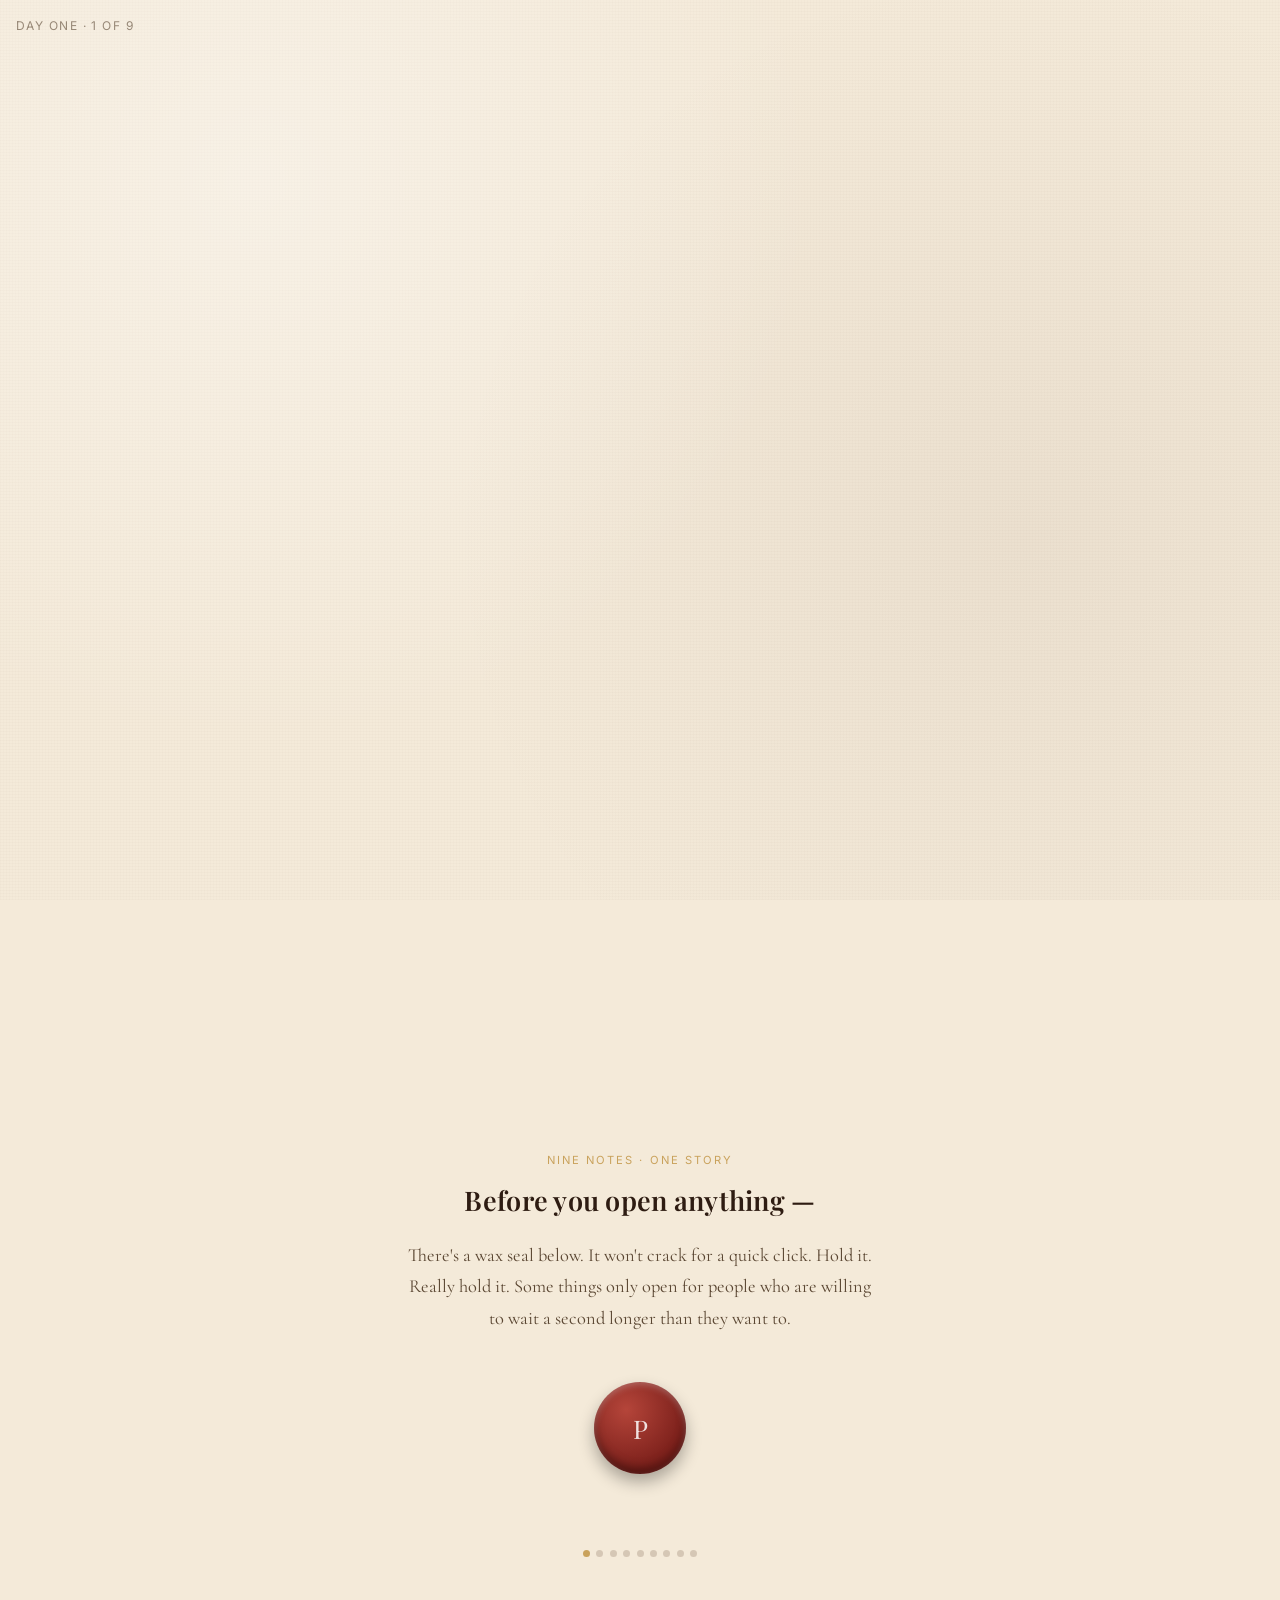
<file: day1/index.html>
<!DOCTYPE html>
<html lang="en">
<head>
<meta charset="UTF-8">
<meta name="viewport" content="width=device-width, initial-scale=1.0">
<title>Day One — A Sealed Beginning</title>
<meta name="description" content="Day one of nine.">
<link rel="stylesheet" href="../assets/css/main.css">
<link rel="stylesheet" href="./style.css">
</head>
<body>

  <div class="day-label">Day One <span aria-hidden="true">·</span> 1 of 9</div>

  <!-- LOCKED SCREEN: day 1 is always unlocked, but the markup exists for template consistency -->
  <main id="locked-screen" class="page-shell" hidden>
    <div class="locked-screen"></div>
  </main>

  <!-- ACTUAL DAY CONTENT -->
  <main id="day-content" class="page-shell" hidden aria-hidden="true">

    <section class="intro-stage" id="introStage">
      <p class="eyebrow">nine notes · one story</p>
      <h1>Before you open anything —</h1>
      <p class="lead">
        There's a wax seal below. It won't crack for a quick click.
        Hold it. Really hold it. Some things only open for people
        who are willing to wait a second longer than they want to.
      </p>

      <button type="button" class="wax-seal" id="waxSeal" aria-label="Press and hold to break the wax seal">P</button>

      <p class="hint-box" id="sealHint" aria-live="polite"></p>
    </section>

    <section class="envelope-stage" id="envelopeStage" hidden>
      <div class="envelope" id="envelope">
        <div class="envelope-body"></div>
        <div class="envelope-flap"></div>
      </div>
    </section>

    <section class="letter-stage" id="letterStage" hidden>
      <article class="letter" id="letter">
        <p class="eyebrow">day one</p>
        <p id="typedGreeting" class="handwritten" style="font-size:1.9rem;"></p>

        <p id="typedBody1"></p>

        <p>
          Somehow my favourite hobby became thinking about you — which is a
          very inefficient hobby, because it takes up hours I'm supposed to
          be doing literally anything else. I've made peace with it.
        </p>

        <p>
          I like that your favourite colour is brown and beige, honestly.
          Feels like the universe already knew what I'd end up building for you.
        </p>

        <p class="ink-instruction">
          (some ink here only shows itself if you're willing to touch the page —
          try dragging your finger, or your cursor, across the quiet lines below)
        </p>

        <p class="invisible-ink" id="invisibleInk">
          P.S. — the next note isn't hiding somewhere far. Tomorrow, look
          somewhere you don't usually look twice. Small things are about
          to matter a lot.
        </p>

        <p class="journal-fragment">
          "started writing this at 1am, which tells you everything about
          how much of my sleep you already owe me." — Prateek, probably
        </p>

        <p class="signature handwritten">— Prateek ❤</p>

        <div class="solved-note" id="solvedNote" hidden>
          <p class="handwritten" style="font-size:1.4rem;">
            🍂 Day One, sealed with love. Come back tomorrow for the next note.
          </p>
        </div>
      </article>
    </section>

    <div class="progress-dots" aria-hidden="true">
      <span class="filled"></span><span></span><span></span><span></span><span></span>
      <span></span><span></span><span></span><span></span>
    </div>
  </main>

  <script src="../assets/config/config.js"></script>
  <script src="../assets/js/progress.js"></script>
  <script src="../assets/js/particles.js"></script>
  <script src="../assets/js/utils.js"></script>
  <script src="./script.js"></script>
</body>
</html>
</file>
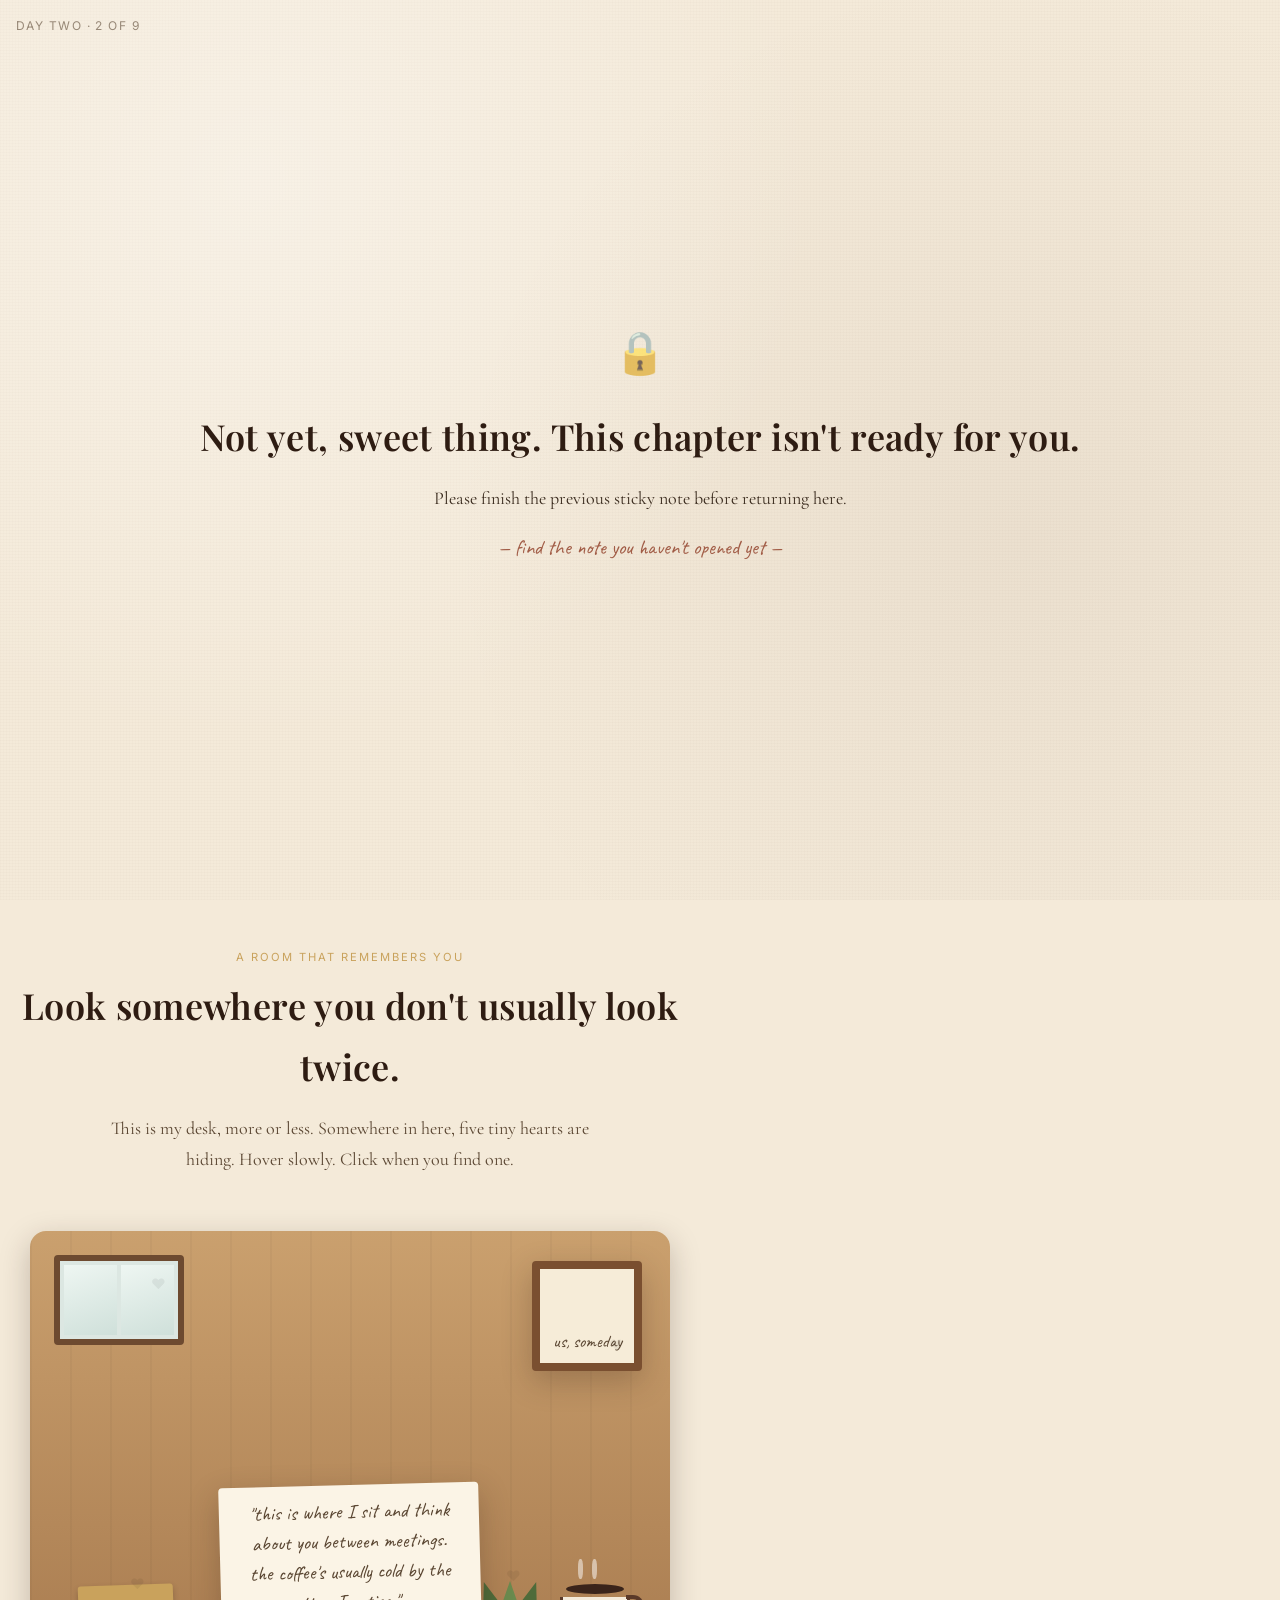
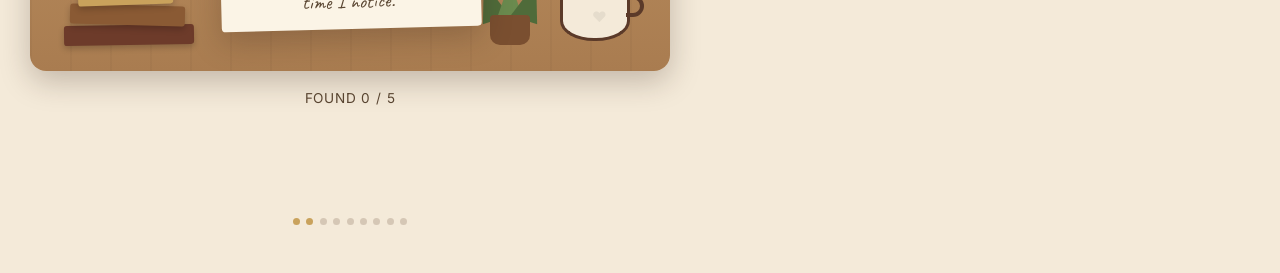
<file: day2/index.html>
<!DOCTYPE html>
<html lang="en">
<head>
<meta charset="UTF-8">
<meta name="viewport" content="width=device-width, initial-scale=1.0">
<title>Day Two — The Quiet Room</title>
<meta name="description" content="Day two of nine.">
<link rel="stylesheet" href="../assets/css/main.css">
<link rel="stylesheet" href="./style.css">
</head>
<body>

  <div class="day-label">Day Two <span aria-hidden="true">·</span> 2 of 9</div>

  <main id="locked-screen" class="page-shell" hidden>
    <div class="locked-screen"></div>
  </main>

  <main id="day-content" class="page-shell" hidden aria-hidden="true">
    <p class="eyebrow" style="text-align:center;">a room that remembers you</p>
    <h1 style="text-align:center;">Look somewhere you don't usually look twice.</h1>
    <p class="lead" style="text-align:center;max-width:480px;margin:0 auto var(--space-md);color:var(--text-muted);">
      This is my desk, more or less. Somewhere in here, five tiny hearts are
      hiding. Hover slowly. Click when you find one.
    </p>

    <div class="scrapbook-scene" id="scene" role="group" aria-label="Hidden object scene, find five hidden hearts">
      <div class="desk-surface"></div>

      <div class="desk-item window">
        <div class="window-pane"></div>
        <div class="window-pane"></div>
        <button class="hidden-heart" data-id="1" aria-label="something hidden">❤</button>
      </div>

      <div class="desk-item frame">
        <p class="frame-caption handwritten">us, someday</p>
        <button class="hidden-heart" data-id="2" aria-label="something hidden">❤</button>
      </div>

      <div class="desk-item book-stack">
        <div class="book book-1"></div>
        <div class="book book-2"></div>
        <div class="book book-3"></div>
        <button class="hidden-heart" data-id="3" aria-label="something hidden">❤</button>
      </div>

      <div class="desk-item coffee-cup" id="coffeeCup" title="hi">
        <div class="cup-steam s1"></div>
        <div class="cup-steam s2"></div>
        <div class="cup-handle"></div>
        <button class="hidden-heart" data-id="4" aria-label="something hidden">❤</button>
      </div>

      <div class="desk-item plant">
        <div class="leaf l1"></div>
        <div class="leaf l2"></div>
        <div class="leaf l3"></div>
        <div class="pot"></div>
        <button class="hidden-heart" data-id="5" aria-label="something hidden">❤</button>
      </div>

      <p class="journal-fragment pinned">
        "this is where I sit and think about you between meetings.
        the coffee's usually cold by the time I notice."
      </p>
    </div>

    <p class="found-counter" aria-live="polite">Found <span id="foundCount">0</span> / 5</p>
    <p class="hint-box" id="roomHint" aria-live="polite"></p>

    <div class="reveal-box" id="revealBox" hidden>
      <p id="revealText"></p>
      <p class="handwritten" style="font-size:1.4rem;color:var(--rose-accent);">— see you tomorrow, Mrigguuu</p>
    </div>

    <div class="progress-dots" aria-hidden="true">
      <span class="filled"></span><span class="filled"></span><span></span><span></span><span></span>
      <span></span><span></span><span></span><span></span>
    </div>
  </main>

  <script src="../assets/config/config.js"></script>
  <script src="../assets/js/progress.js"></script>
  <script src="../assets/js/particles.js"></script>
  <script src="../assets/js/utils.js"></script>
  <script src="./script.js"></script>
</body>
</html>
</file>
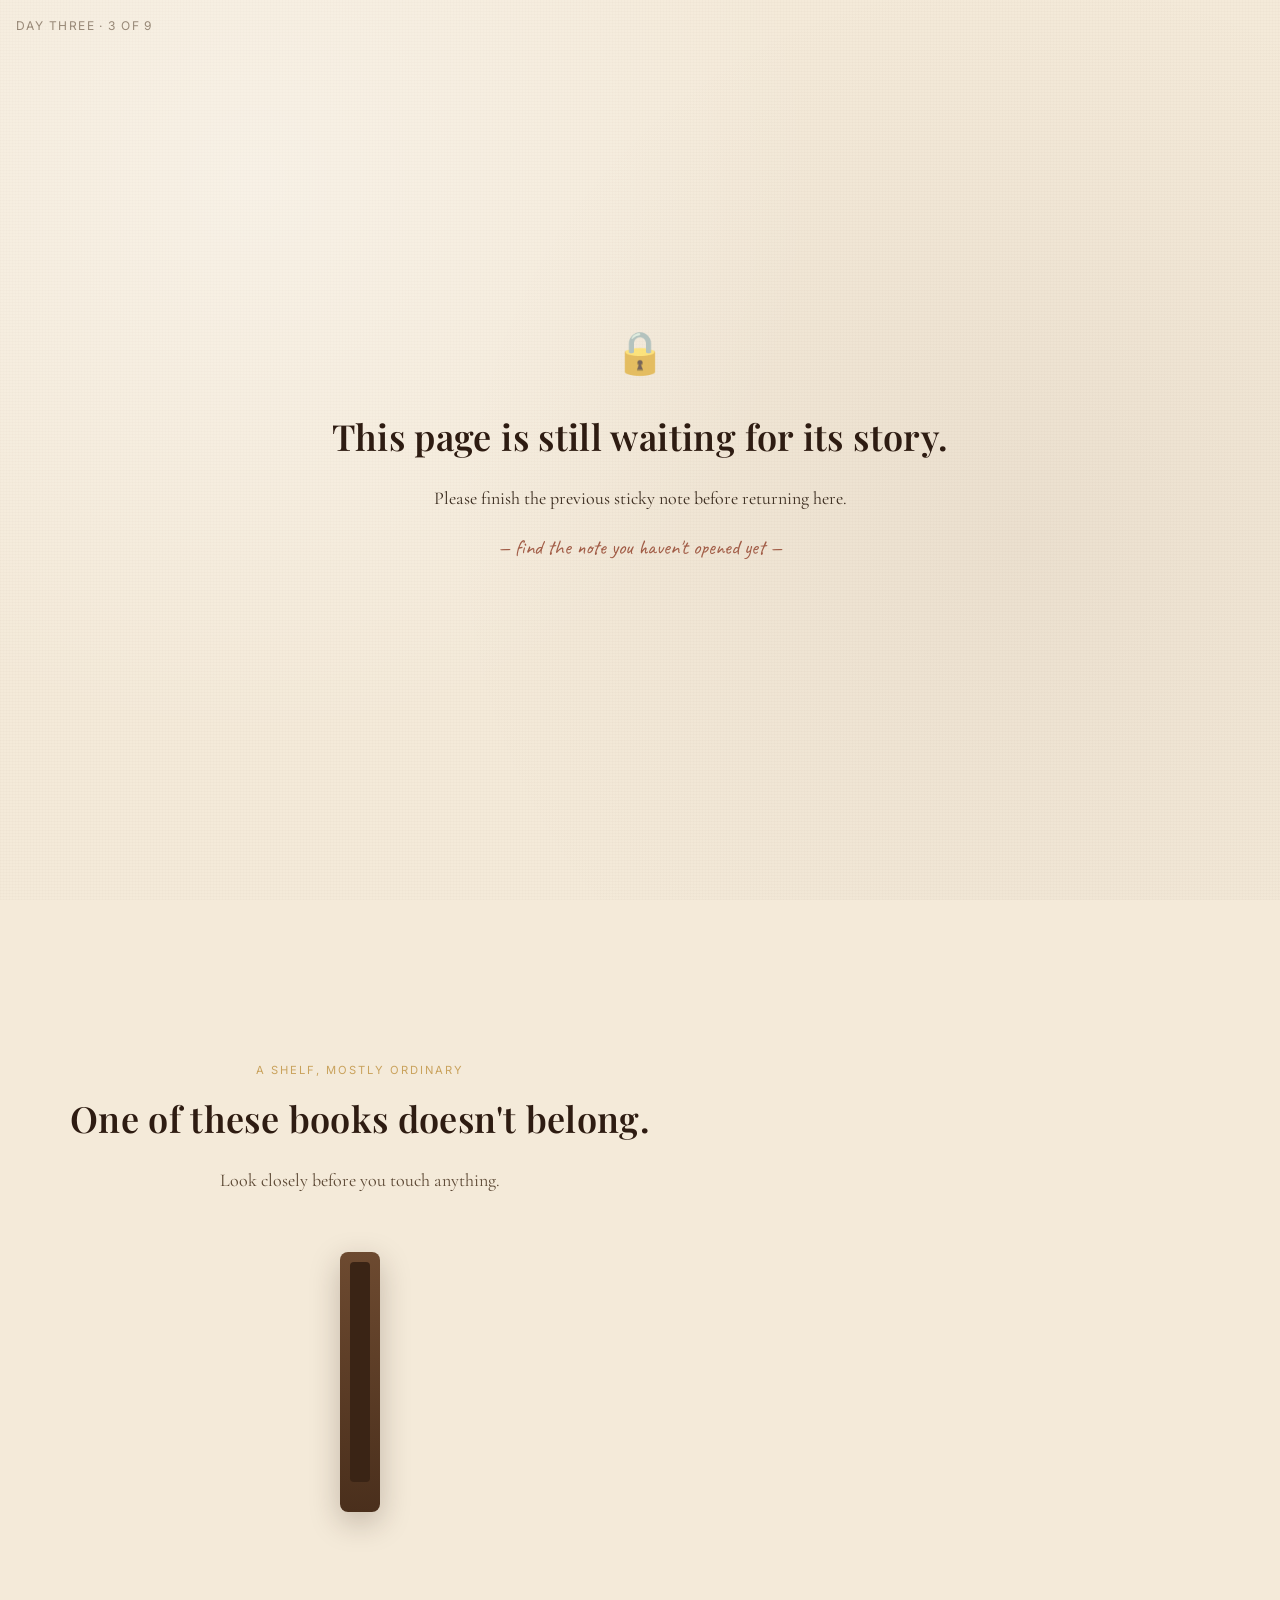
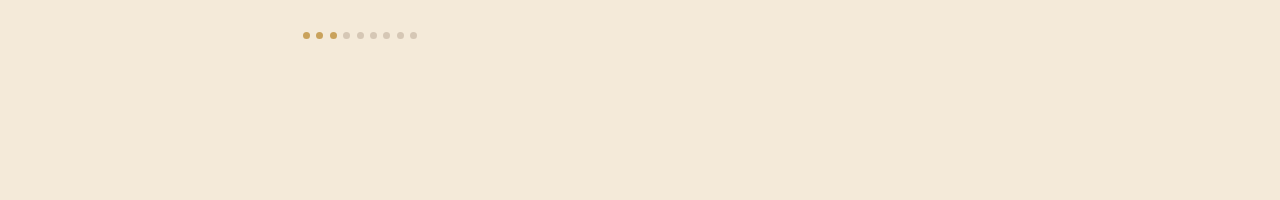
<file: day3/index.html>
<!DOCTYPE html>
<html lang="en">
<head>
<meta charset="UTF-8">
<meta name="viewport" content="width=device-width, initial-scale=1.0">
<title>Day Three — The Shelf</title>
<meta name="description" content="Day three of nine.">
<link rel="stylesheet" href="../assets/css/main.css">
<link rel="stylesheet" href="./style.css">
</head>
<body>

  <div class="day-label">Day Three <span aria-hidden="true">·</span> 3 of 9</div>

  <main id="locked-screen" class="page-shell" hidden>
    <div class="locked-screen"></div>
  </main>

  <main id="day-content" class="page-shell" hidden aria-hidden="true">
    <p class="eyebrow" style="text-align:center;">a shelf, mostly ordinary</p>
    <h1 style="text-align:center;">One of these books doesn't belong.</h1>
    <p class="lead" style="text-align:center;max-width:480px;margin:0 auto var(--space-md);color:var(--text-muted);">
      Look closely before you touch anything.
    </p>

    <div class="bookshelf" id="bookshelf" role="group" aria-label="Bookshelf, find the book that doesn't belong">
      <div class="shelf-back">
        <div class="cubby" id="cubby" hidden>
          <div class="folded-note" id="foldedNote" tabindex="0" role="button" aria-label="A folded note, click to open">
            <span class="handwritten">open me</span>
          </div>
        </div>
      </div>

      <div class="shelf-books" id="shelfBooks">
        <!-- Books injected by script.js so titles/heights stay easy to edit in one place -->
      </div>
      <div class="shelf-plank"></div>
    </div>

    <p class="hint-box" id="shelfHint" aria-live="polite"></p>

    <div class="reveal-box" id="revealBox" hidden>
      <p class="journal-fragment" id="revealFragment"></p>
      <p id="revealText"></p>
      <p class="handwritten" style="font-size:1.4rem;color:var(--rose-accent);">— Mrignaini, one shelf closer</p>
    </div>

    <div class="progress-dots" aria-hidden="true">
      <span class="filled"></span><span class="filled"></span><span class="filled"></span><span></span><span></span>
      <span></span><span></span><span></span><span></span>
    </div>
  </main>

  <script src="../assets/config/config.js"></script>
  <script src="../assets/js/progress.js"></script>
  <script src="../assets/js/particles.js"></script>
  <script src="../assets/js/utils.js"></script>
  <script src="./script.js"></script>
</body>
</html>
</file>
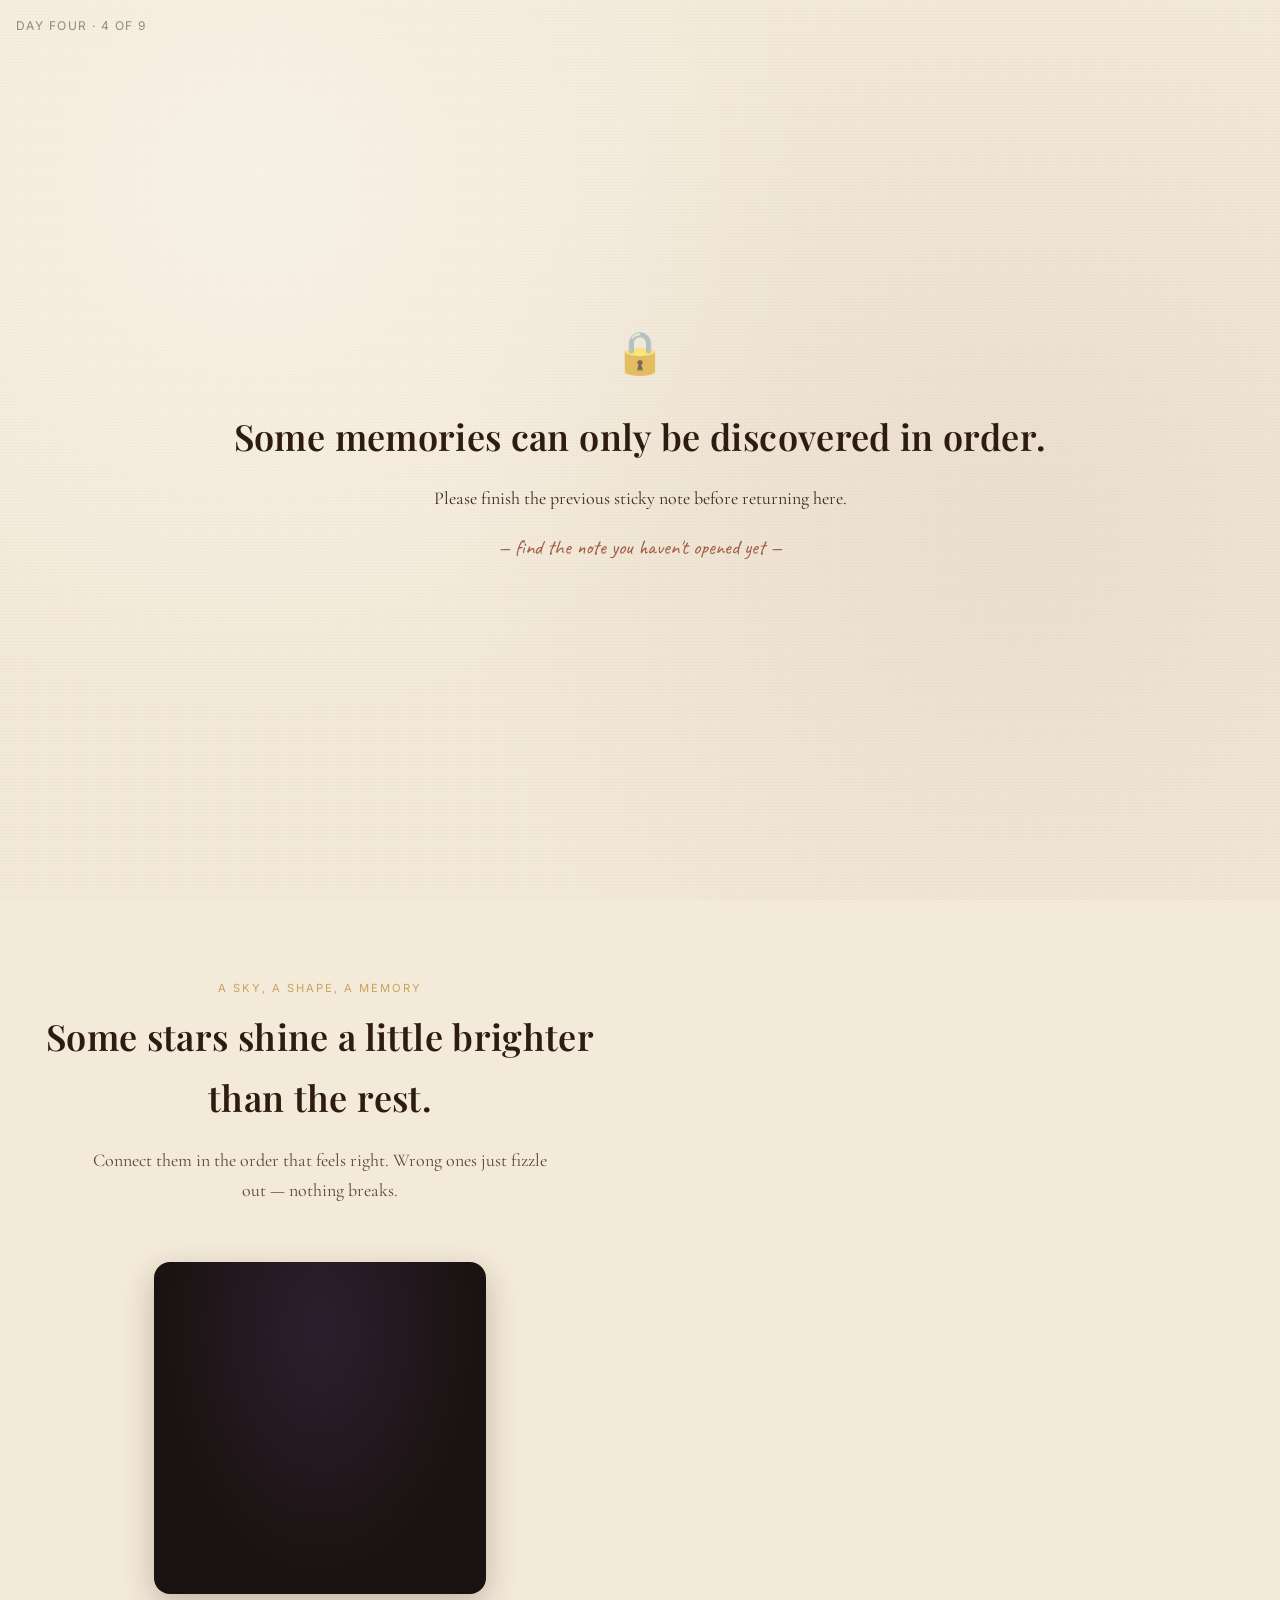
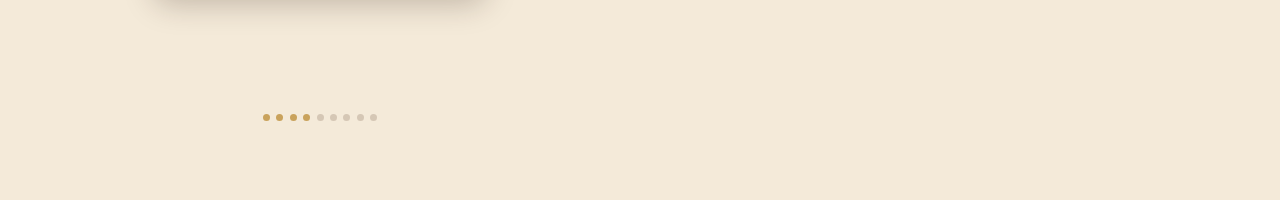
<file: day4/index.html>
<!DOCTYPE html>
<html lang="en">
<head>
<meta charset="UTF-8">
<meta name="viewport" content="width=device-width, initial-scale=1.0">
<title>Day Four — What The Sky Remembers</title>
<meta name="description" content="Day four of nine.">
<link rel="stylesheet" href="../assets/css/main.css">
<link rel="stylesheet" href="./style.css">
</head>
<body>

  <div class="day-label">Day Four <span aria-hidden="true">·</span> 4 of 9</div>

  <main id="locked-screen" class="page-shell" hidden>
    <div class="locked-screen"></div>
  </main>

  <main id="day-content" class="page-shell" hidden aria-hidden="true">
    <p class="eyebrow" style="text-align:center;">a sky, a shape, a memory</p>
    <h1 style="text-align:center;">Some stars shine a little brighter than the rest.</h1>
    <p class="lead" style="text-align:center;max-width:480px;margin:0 auto var(--space-md);color:var(--text-muted);">
      Connect them in the order that feels right. Wrong ones just fizzle out — nothing breaks.
    </p>

    <div class="sky-wrap">
      <svg id="sky" viewBox="0 0 300 300" role="img" aria-label="A night sky of stars, connect them to form a hidden shape">
        <g id="lines"></g>
        <g id="stars"></g>
      </svg>
    </div>

    <p class="hint-box" id="skyHint" aria-live="polite"></p>

    <div class="reveal-box" id="revealBox" hidden>
      <p class="journal-fragment" id="revealFragment"></p>
      <p id="revealText"></p>
      <p class="handwritten" style="font-size:1.4rem;color:var(--rose-accent);">— Cutuuuu, look up more often</p>
    </div>

    <div class="progress-dots" aria-hidden="true">
      <span class="filled"></span><span class="filled"></span><span class="filled"></span><span class="filled"></span><span></span>
      <span></span><span></span><span></span><span></span>
    </div>
  </main>

  <script src="../assets/config/config.js"></script>
  <script src="../assets/js/progress.js"></script>
  <script src="../assets/js/particles.js"></script>
  <script src="../assets/js/utils.js"></script>
  <script src="./script.js"></script>
</body>
</html>
</file>
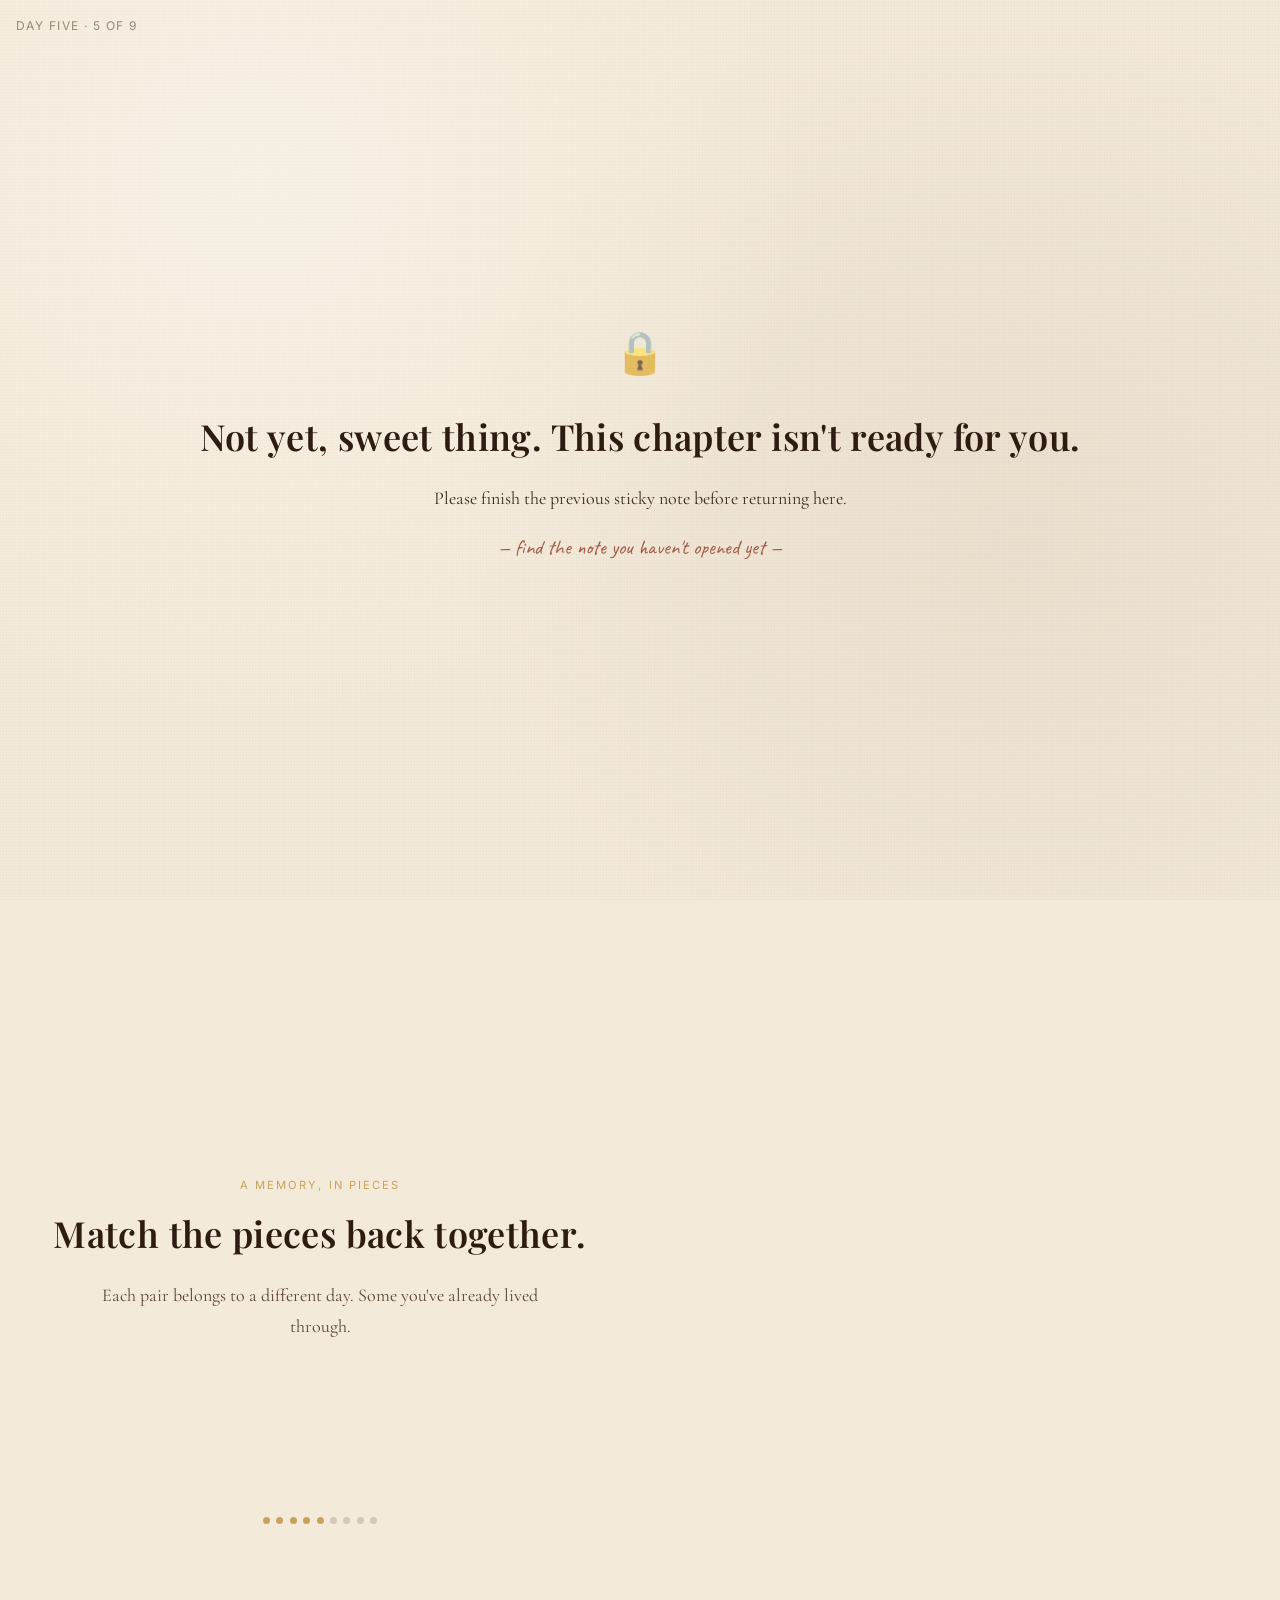
<file: day5/index.html>
<!DOCTYPE html>
<html lang="en">
<head>
<meta charset="UTF-8">
<meta name="viewport" content="width=device-width, initial-scale=1.0">
<title>Day Five — Pieces Of Us</title>
<meta name="description" content="Day five of nine.">
<link rel="stylesheet" href="../assets/css/main.css">
<link rel="stylesheet" href="./style.css">
</head>
<body>

  <div class="day-label">Day Five <span aria-hidden="true">·</span> 5 of 9</div>

  <main id="locked-screen" class="page-shell" hidden>
    <div class="locked-screen"></div>
  </main>

  <main id="day-content" class="page-shell" hidden aria-hidden="true">
    <p class="eyebrow" style="text-align:center;">a memory, in pieces</p>
    <h1 style="text-align:center;">Match the pieces back together.</h1>
    <p class="lead" style="text-align:center;max-width:480px;margin:0 auto var(--space-md);color:var(--text-muted);">
      Each pair belongs to a different day. Some you've already lived through.
    </p>

    <div class="memory-grid" id="memoryGrid" role="group" aria-label="Memory matching game"></div>

    <p class="hint-box" id="memoryHint" aria-live="polite"></p>

    <div class="reveal-box" id="revealBox" hidden>
      <p class="journal-fragment" id="revealFragment"></p>
      <p id="revealText"></p>
      <p class="handwritten" style="font-size:1.4rem;color:var(--rose-accent);">— Divvsss, keep going</p>
    </div>

    <div class="progress-dots" aria-hidden="true">
      <span class="filled"></span><span class="filled"></span><span class="filled"></span><span class="filled"></span><span class="filled"></span>
      <span></span><span></span><span></span><span></span>
    </div>
  </main>

  <script src="../assets/config/config.js"></script>
  <script src="../assets/js/progress.js"></script>
  <script src="../assets/js/particles.js"></script>
  <script src="../assets/js/utils.js"></script>
  <script src="./script.js"></script>
</body>
</html>
</file>
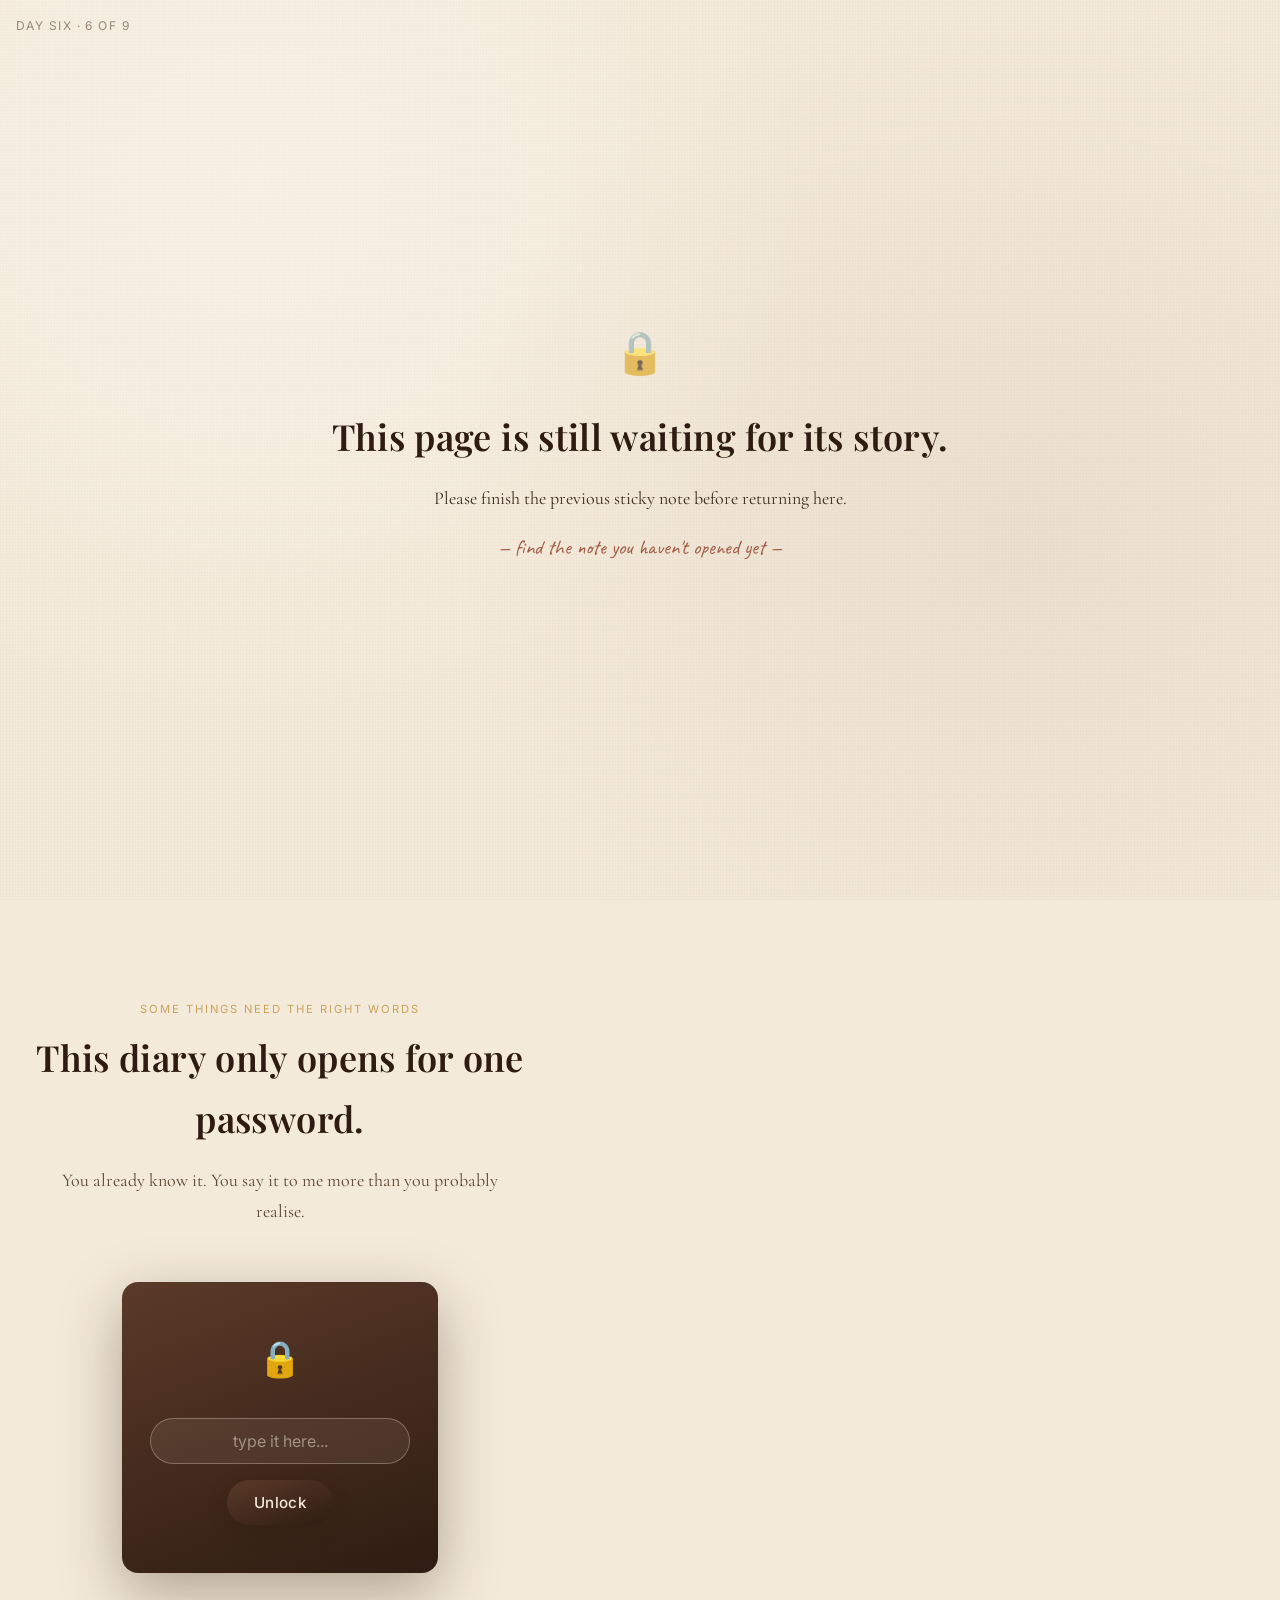
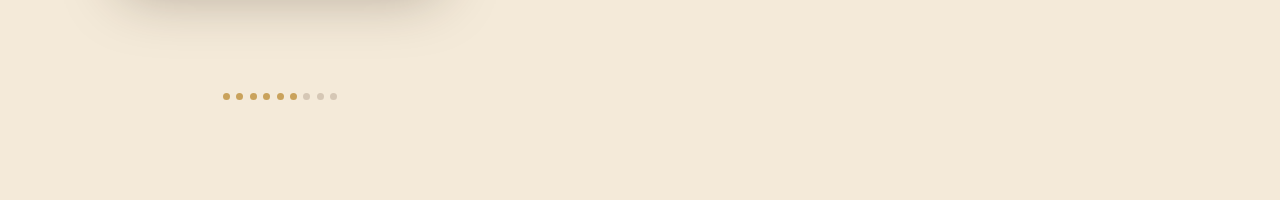
<file: day6/index.html>
<!DOCTYPE html>
<html lang="en">
<head>
<meta charset="UTF-8">
<meta name="viewport" content="width=device-width, initial-scale=1.0">
<title>Day Six — The Locked Diary</title>
<meta name="description" content="Day six of nine.">
<link rel="stylesheet" href="../assets/css/main.css">
<link rel="stylesheet" href="./style.css">
</head>
<body>

  <div class="day-label">Day Six <span aria-hidden="true">·</span> 6 of 9</div>

  <main id="locked-screen" class="page-shell" hidden>
    <div class="locked-screen"></div>
  </main>

  <main id="day-content" class="page-shell" hidden aria-hidden="true">
    <p class="eyebrow" style="text-align:center;">some things need the right words</p>
    <h1 style="text-align:center;">This diary only opens for one password.</h1>
    <p class="lead" style="text-align:center;max-width:480px;margin:0 auto var(--space-md);color:var(--text-muted);">
      You already know it. You say it to me more than you probably realise.
    </p>

    <div class="diary" id="diary">
      <div class="diary-cover" id="diaryCover">
        <div class="diary-clasp">🔒</div>
        <form id="lockForm" class="lock-form" autocomplete="off">
          <label for="lockInput" class="visually-hidden">Type the password</label>
          <input id="lockInput" type="text" placeholder="type it here..." />
          <button type="submit" class="btn btn-primary">Unlock</button>
        </form>
      </div>

      <div class="diary-pages" id="diaryPages" hidden>
        <p class="journal-fragment" id="revealFragment"></p>
        <p id="revealText"></p>
        <p class="handwritten" style="font-size:1.4rem;color:var(--rose-accent);">— yes, I know what you call me</p>
      </div>
    </div>

    <p class="hint-box" id="lockHint" aria-live="polite"></p>

    <div class="progress-dots" aria-hidden="true">
      <span class="filled"></span><span class="filled"></span><span class="filled"></span><span class="filled"></span><span class="filled"></span>
      <span class="filled"></span><span></span><span></span><span></span>
    </div>
  </main>

  <script src="../assets/config/config.js"></script>
  <script src="../assets/js/progress.js"></script>
  <script src="../assets/js/particles.js"></script>
  <script src="../assets/js/utils.js"></script>
  <script src="./script.js"></script>
</body>
</html>
</file>
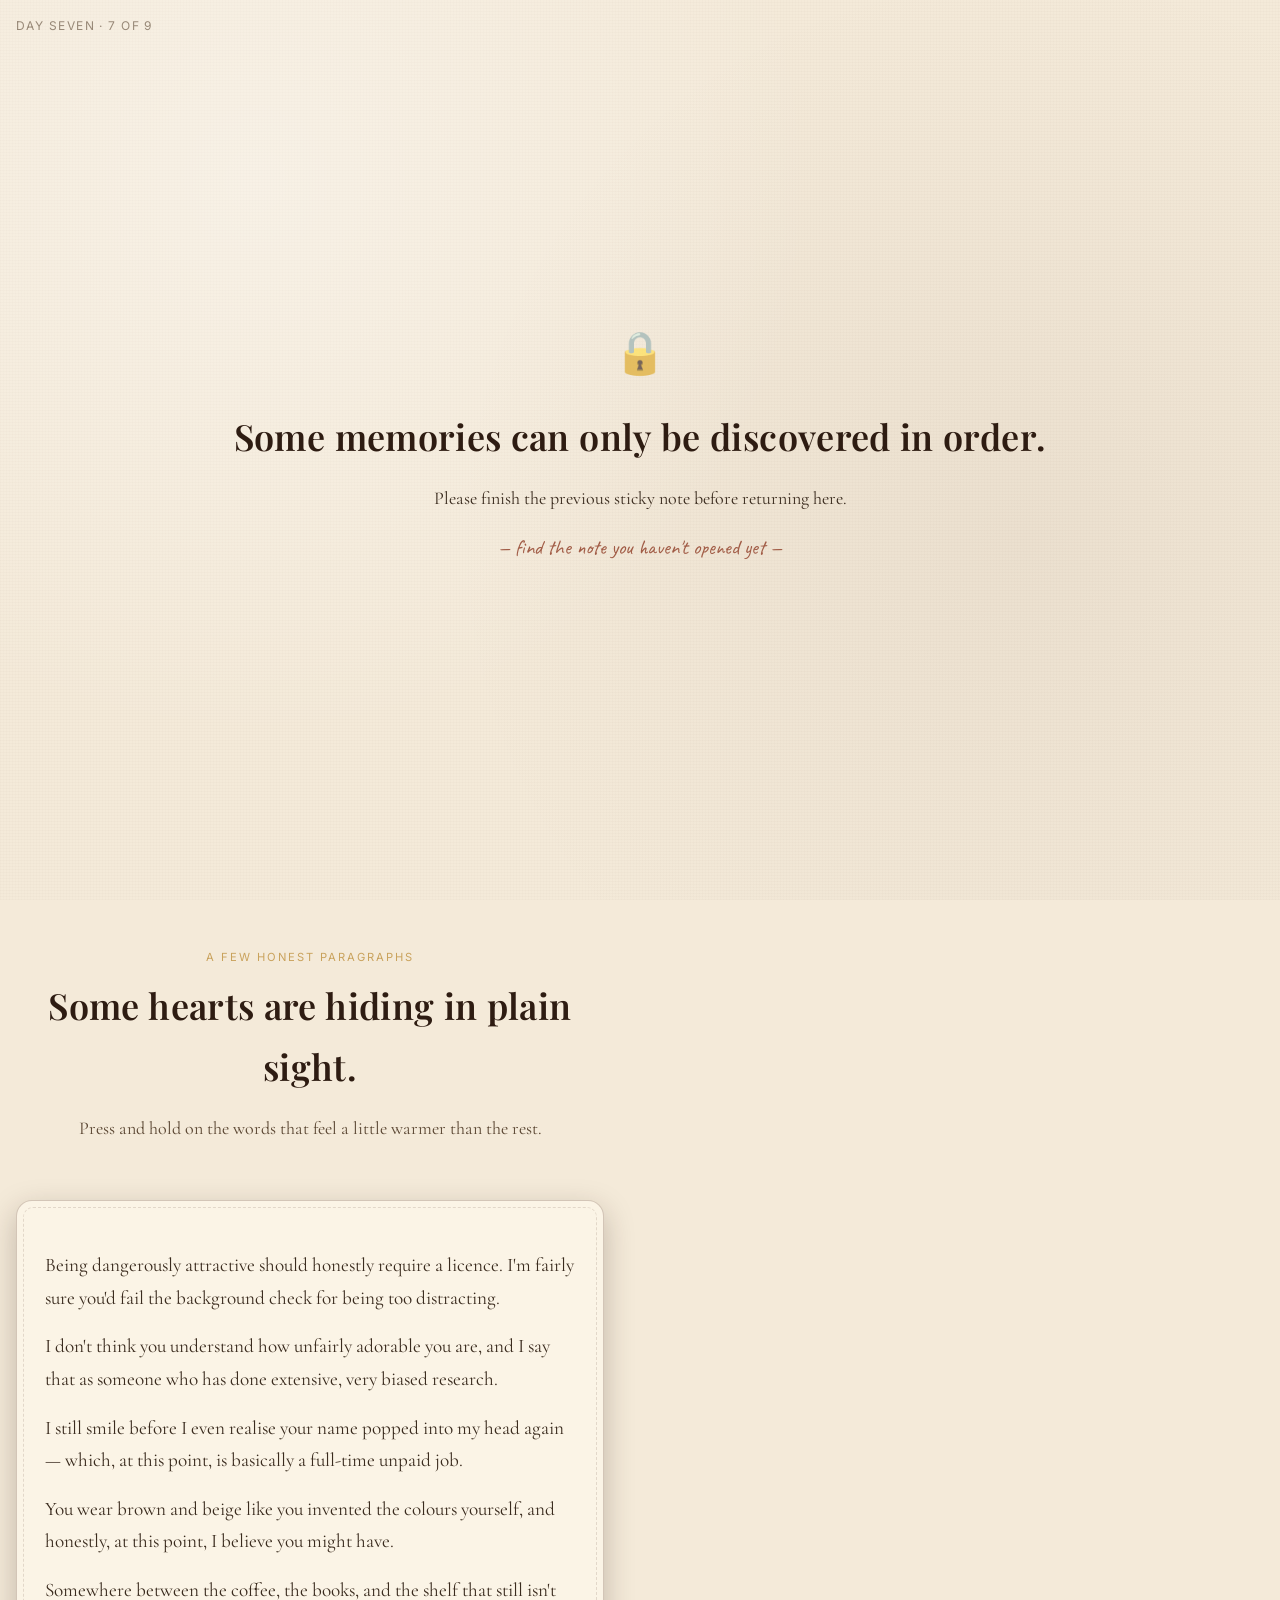
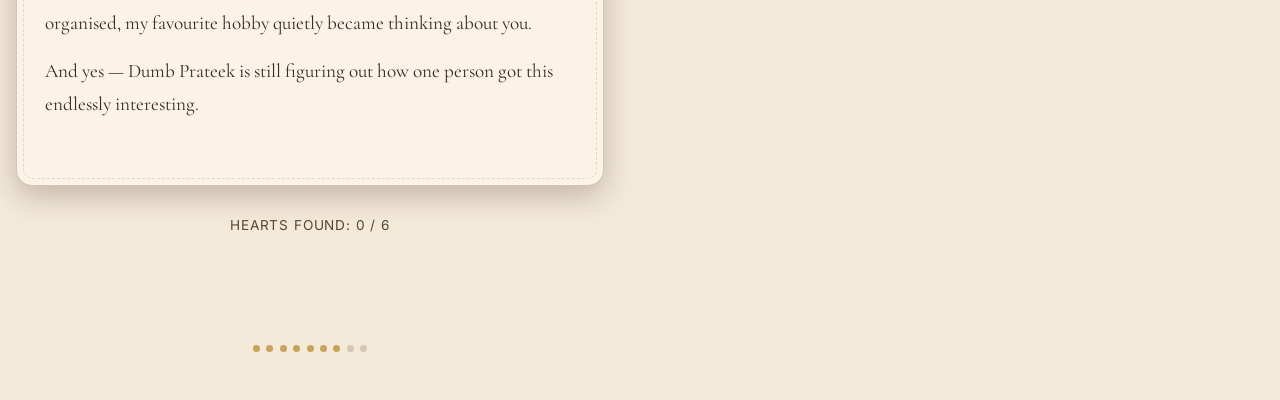
<file: day7/index.html>
<!DOCTYPE html>
<html lang="en">
<head>
<meta charset="UTF-8">
<meta name="viewport" content="width=device-width, initial-scale=1.0">
<title>Day Seven — Hiding In Plain Sight</title>
<meta name="description" content="Day seven of nine.">
<link rel="stylesheet" href="../assets/css/main.css">
<link rel="stylesheet" href="./style.css">
</head>
<body>

  <div class="day-label">Day Seven <span aria-hidden="true">·</span> 7 of 9</div>

  <main id="locked-screen" class="page-shell" hidden>
    <div class="locked-screen"></div>
  </main>

  <main id="day-content" class="page-shell" hidden aria-hidden="true">
    <p class="eyebrow" style="text-align:center;">a few honest paragraphs</p>
    <h1 style="text-align:center;">Some hearts are hiding in plain sight.</h1>
    <p class="lead" style="text-align:center;max-width:480px;margin:0 auto var(--space-md);color:var(--text-muted);">
      Press and hold on the words that feel a little warmer than the rest.
    </p>

    <article class="paper-card love-note">
      <p>
        Being <span class="heart-trigger" data-id="1">dangerously attractive</span> should
        honestly require a licence. I'm fairly sure you'd fail the background check
        for being too distracting.
      </p>
      <p>
        I don't think you understand how <span class="heart-trigger" data-id="2">unfairly adorable</span>
        you are, and I say that as someone who has done extensive, very biased research.
      </p>
      <p>
        I still smile before I even realise your name <span class="heart-trigger" data-id="3">popped into my head</span>
        again — which, at this point, is basically a full-time unpaid job.
      </p>
      <p>
        You wear <span class="heart-trigger" data-id="4">brown and beige</span> like you invented
        the colours yourself, and honestly, at this point, I believe you might have.
      </p>
      <p>
        Somewhere between the coffee, the books, and the shelf that still isn't organised,
        my favourite hobby quietly <span class="heart-trigger" data-id="5">became thinking about you</span>.
      </p>
      <p>
        And yes — <span class="heart-trigger" data-id="6">Dumb Prateek</span> is still figuring out
        how one person got this endlessly interesting.
      </p>
    </article>

    <p class="found-counter" aria-live="polite">Hearts found: <span id="foundCount">0</span> / 6</p>
    <p class="hint-box" id="heartsHint" aria-live="polite"></p>

    <div class="reveal-box" id="revealBox" hidden>
      <p class="journal-fragment" id="revealFragment"></p>
      <p id="revealText"></p>
      <p class="handwritten" style="font-size:1.4rem;color:var(--rose-accent);">— Puchuuu, one more page to go after this</p>
    </div>

    <div class="progress-dots" aria-hidden="true">
      <span class="filled"></span><span class="filled"></span><span class="filled"></span><span class="filled"></span><span class="filled"></span>
      <span class="filled"></span><span class="filled"></span><span></span><span></span>
    </div>
  </main>

  <script src="../assets/config/config.js"></script>
  <script src="../assets/js/progress.js"></script>
  <script src="../assets/js/particles.js"></script>
  <script src="../assets/js/utils.js"></script>
  <script src="./script.js"></script>
</body>
</html>
</file>
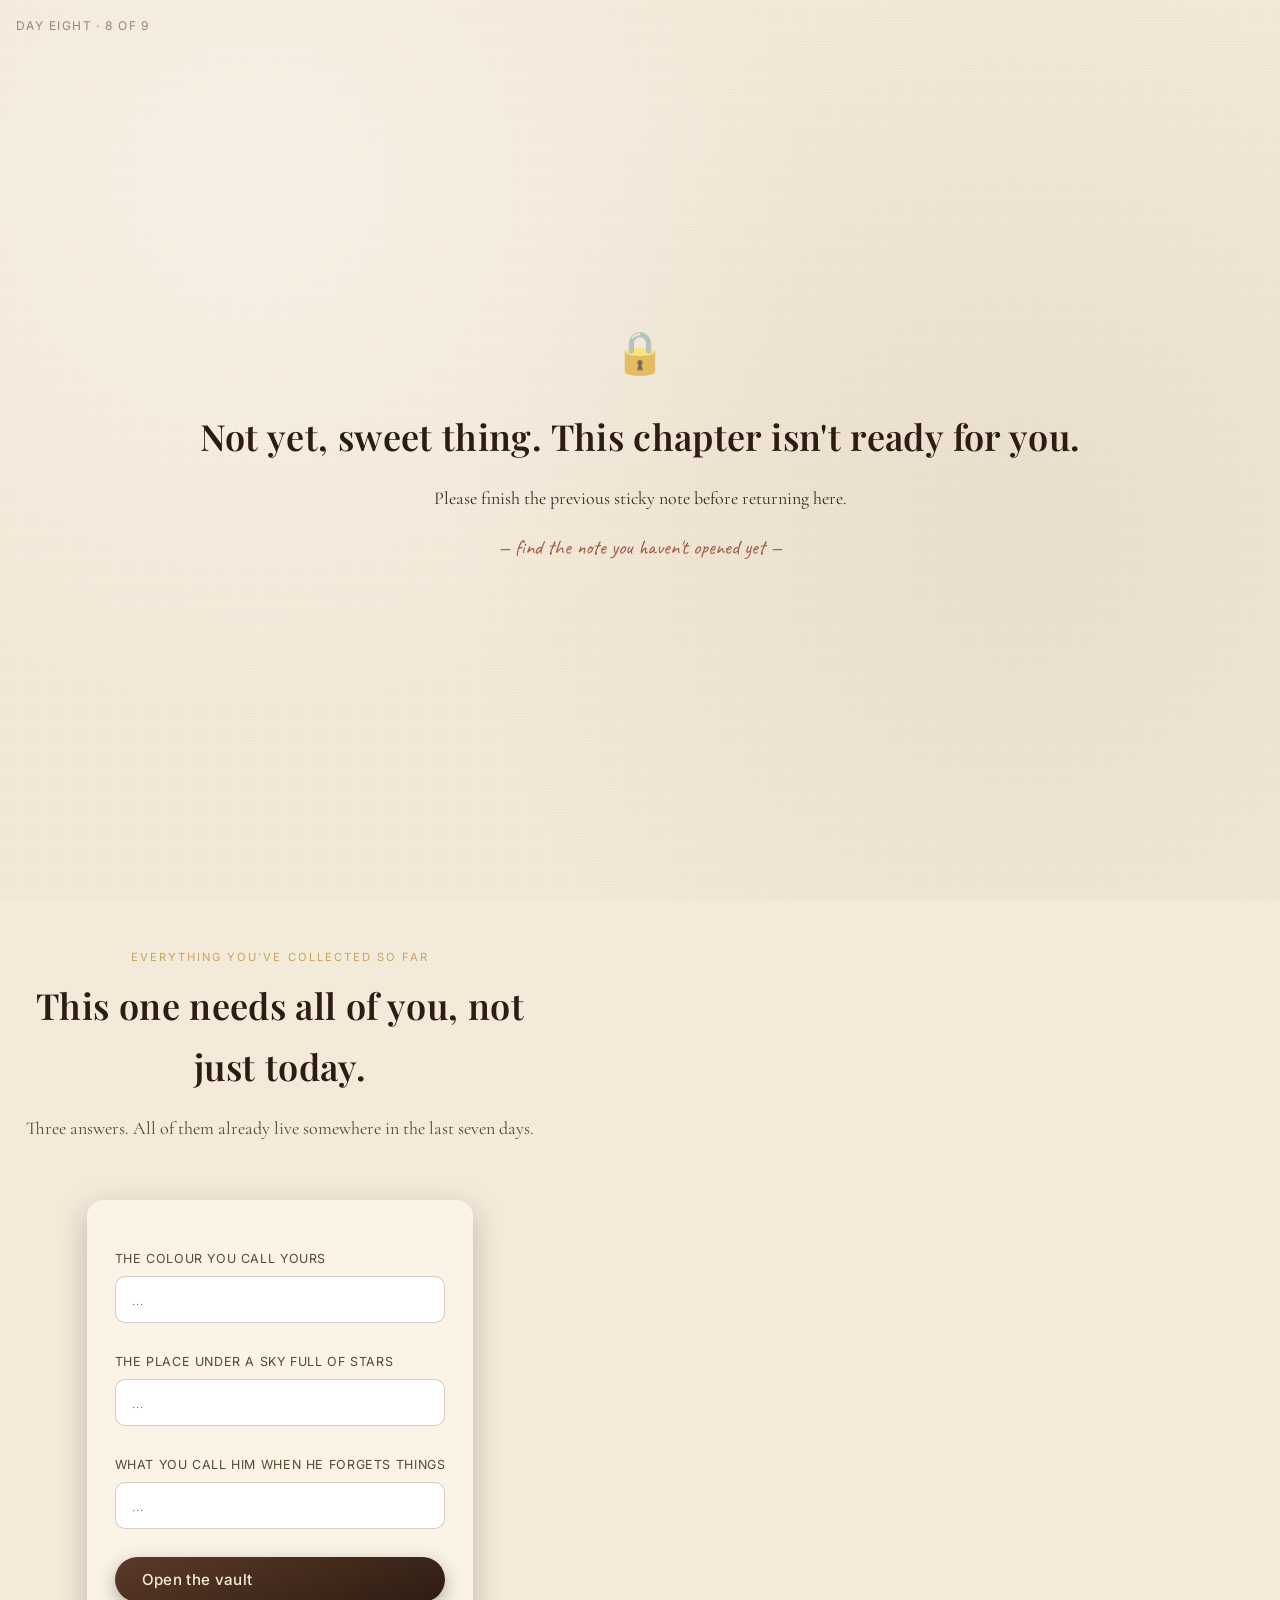
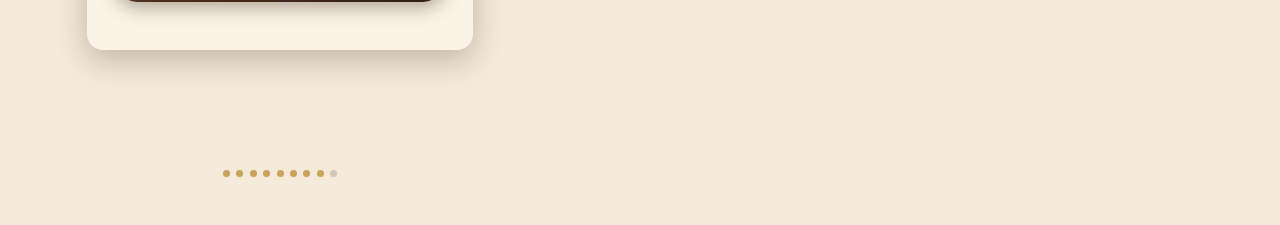
<file: day8/index.html>
<!DOCTYPE html>
<html lang="en">
<head>
<meta charset="UTF-8">
<meta name="viewport" content="width=device-width, initial-scale=1.0">
<title>Day Eight — The Vault</title>
<meta name="description" content="Day eight of nine.">
<link rel="stylesheet" href="../assets/css/main.css">
<link rel="stylesheet" href="./style.css">
</head>
<body>

  <div class="day-label">Day Eight <span aria-hidden="true">·</span> 8 of 9</div>

  <main id="locked-screen" class="page-shell" hidden>
    <div class="locked-screen"></div>
  </main>

  <main id="day-content" class="page-shell" hidden aria-hidden="true">
    <p class="eyebrow" style="text-align:center;">everything you've collected so far</p>
    <h1 style="text-align:center;">This one needs all of you, not just today.</h1>
    <p class="lead" style="text-align:center;max-width:520px;margin:0 auto var(--space-md);color:var(--text-muted);">
      Three answers. All of them already live somewhere in the last seven days.
    </p>

    <div class="vault" id="vault">
      <form id="vaultForm" class="vault-form" autocomplete="off">
        <div class="vault-slot">
          <label for="slot1">the colour you call yours</label>
          <input id="slot1" type="text" placeholder="..." />
        </div>
        <div class="vault-slot">
          <label for="slot2">the place under a sky full of stars</label>
          <input id="slot2" type="text" placeholder="..." />
        </div>
        <div class="vault-slot">
          <label for="slot3">what you call him when he forgets things</label>
          <input id="slot3" type="text" placeholder="..." />
        </div>
        <button type="submit" class="btn btn-primary">Open the vault</button>
      </form>

      <div class="vault-open" id="vaultOpen" hidden>
        <p class="journal-fragment" id="revealFragment"></p>
        <p id="revealText"></p>
        <p class="handwritten" style="font-size:1.4rem;color:var(--rose-accent);">— one page left, Mrigguuu</p>
      </div>
    </div>

    <p class="hint-box" id="vaultHint" aria-live="polite"></p>

    <div class="progress-dots" aria-hidden="true">
      <span class="filled"></span><span class="filled"></span><span class="filled"></span><span class="filled"></span><span class="filled"></span>
      <span class="filled"></span><span class="filled"></span><span class="filled"></span><span></span>
    </div>
  </main>

  <script src="../assets/config/config.js"></script>
  <script src="../assets/js/progress.js"></script>
  <script src="../assets/js/particles.js"></script>
  <script src="../assets/js/utils.js"></script>
  <script src="./script.js"></script>
</body>
</html>
</file>
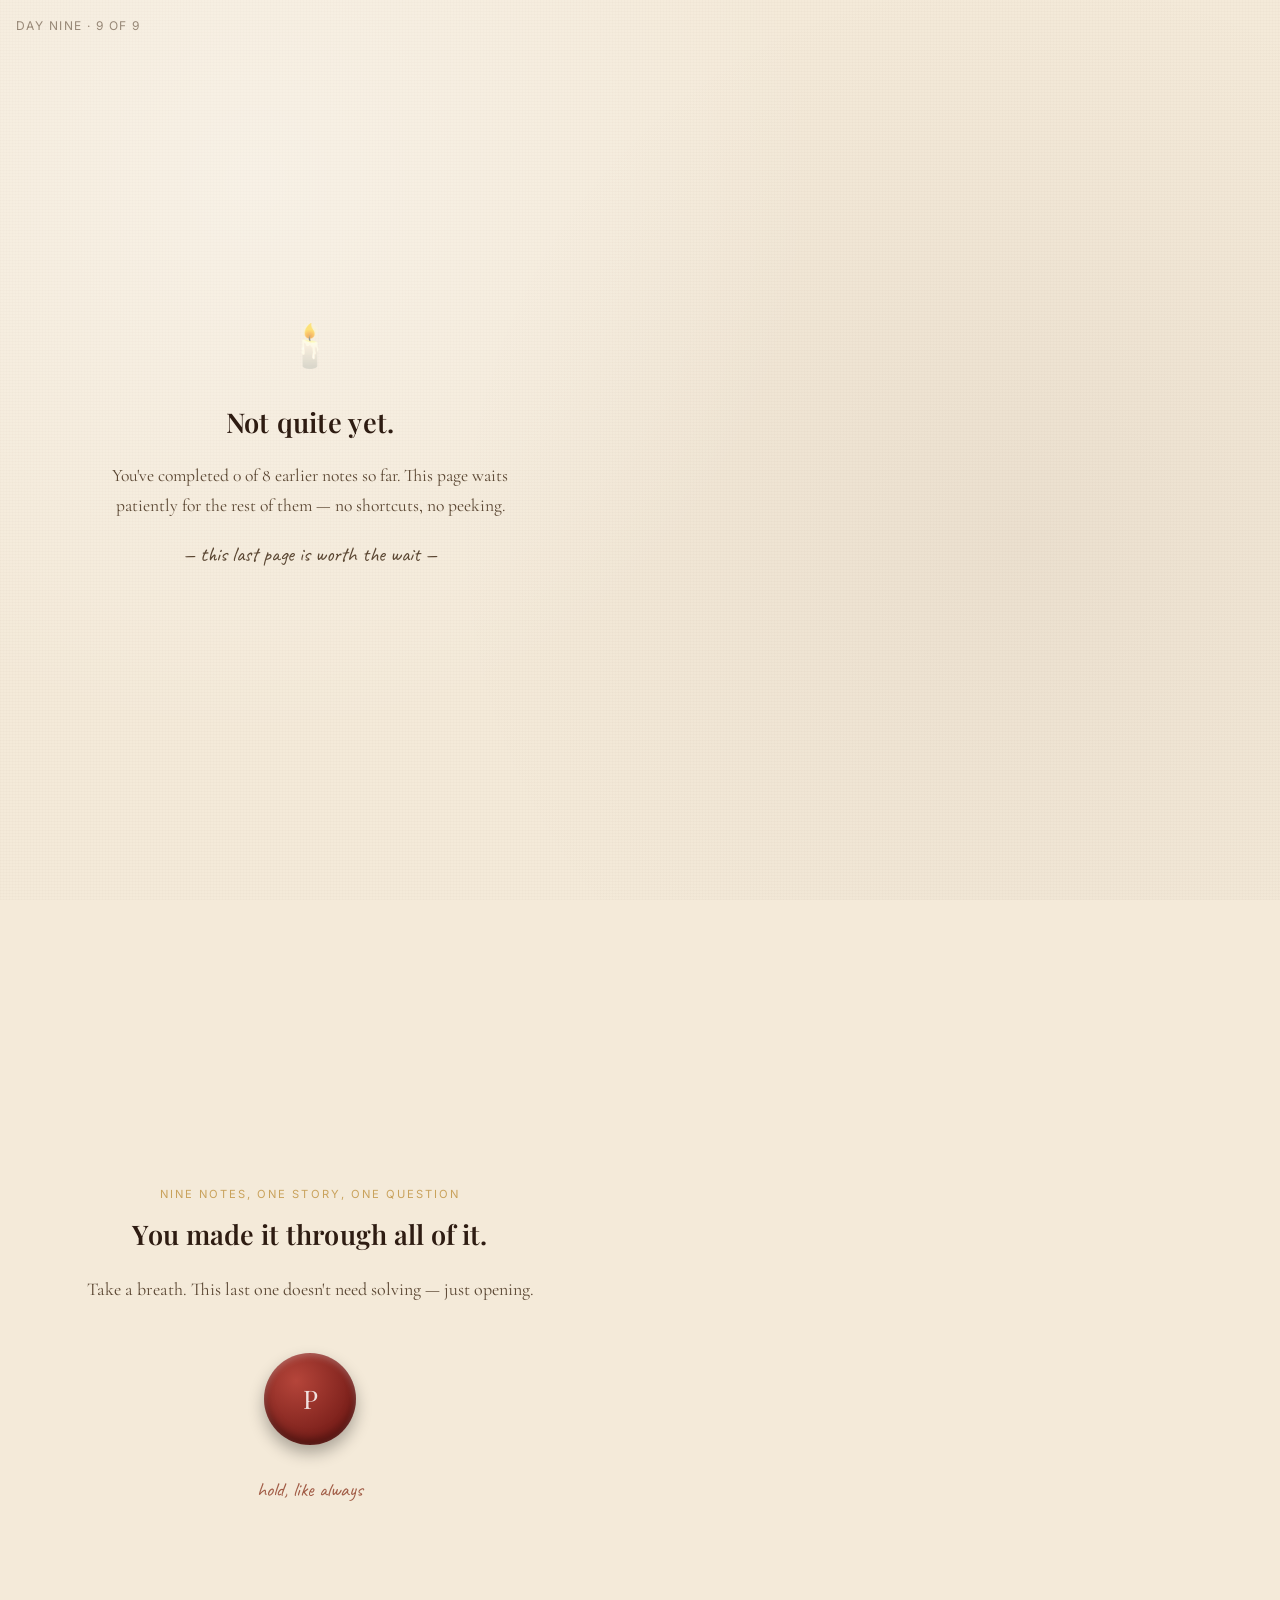
<file: day9/index.html>
<!DOCTYPE html>
<html lang="en">
<head>
<meta charset="UTF-8">
<meta name="viewport" content="width=device-width, initial-scale=1.0">
<title>Day Nine — The Last Note</title>
<meta name="description" content="Day nine of nine.">
<link rel="stylesheet" href="../assets/css/main.css">
<link rel="stylesheet" href="./style.css">
</head>
<body>

  <div class="day-label">Day Nine <span aria-hidden="true">·</span> 9 of 9</div>

  <!-- Shown only if days 1-8 aren't genuinely finished yet. Friendly, no spoilers, no puzzle. -->
  <main id="incomplete-screen" class="page-shell" hidden>
    <div class="locked-screen">
      <div class="locked-icon" aria-hidden="true">🕯️</div>
      <h1>Not quite yet.</h1>
      <p id="incompleteMessage"></p>
      <p class="handwritten" style="font-size:1.3rem;">— this last page is worth the wait —</p>
    </div>
  </main>

  <!-- The real final experience -->
  <main id="day-content" class="page-shell" hidden aria-hidden="true">

    <section class="calm-stage" id="calmStage">
      <p class="eyebrow">nine notes, one story, one question</p>
      <h1>You made it through all of it.</h1>
      <p class="lead">Take a breath. This last one doesn't need solving — just opening.</p>
      <div class="wax-seal" id="finalSeal" role="button" tabindex="0" aria-label="Press and hold to open the final letter">P</div>
      <p class="hint-box visible" id="finalHint">hold, like always</p>
    </section>

    <section class="envelope-stage" id="envelopeStage" hidden>
      <div class="envelope" id="envelope">
        <div class="envelope-body"></div>
        <div class="envelope-flap"></div>
      </div>
    </section>

    <section class="letter-stage" id="letterStage" hidden>
      <article class="letter final-letter" id="letter">
        <p class="eyebrow">to you, finally</p>
        <p id="typedGreeting" class="handwritten" style="font-size:1.9rem;"></p>
        <p id="typedBody"></p>

        <div class="invite-card" id="inviteCard" hidden>
          <p class="eyebrow">the actual point of all nine notes</p>
          <h2>Will you go on a date with me?</h2>
          <dl class="invite-details">
            <div><dt>Date</dt><dd>1st August</dd></div>
            <div><dt>Time</dt><dd>[TIME]</dd></div>
            <div><dt>Location</dt><dd>[LOCATION]</dd></div>
            <div><dt>Dress code</dt><dd>[DRESS CODE — optional]</dd></div>
          </dl>

          <button type="button" class="btn btn-primary" id="rsvpBtn">I'm in</button>
          <p class="rsvp-response handwritten" id="rsvpResponse" hidden></p>
        </div>

        <p class="signature handwritten">Love,<br>Prateek ❤</p>
      </article>
    </section>
  </main>

  <script src="../assets/config/config.js"></script>
  <script src="../assets/js/progress.js"></script>
  <script src="../assets/js/particles.js"></script>
  <script src="../assets/js/utils.js"></script>
  <script src="./script.js"></script>
</body>
</html>
</file>
<file: assets/css/main.css>
/* ==========================================================================
   MAIN.CSS — Shared Design System
   Used by every day/index.html via <link rel="stylesheet" href="../assets/css/main.css">
   Vintage brown / coffee-shop-journal aesthetic.
   Contains: fonts, CSS variables, resets, textures, reusable components,
   shared animations. Page-specific styles live in dayN/style.css.
   ========================================================================== */

/* ---- Google Fonts ----
   Caveat            -> handwritten notes / signatures
   Cormorant Garamond -> elegant body / journal text
   Playfair Display   -> headings / titles
   Inter               -> small UI labels, buttons, accessibility text
*/
@import url('https://fonts.googleapis.com/css2?family=Caveat:wght@500;600;700&family=Cormorant+Garamond:ital,wght@0,400;0,500;0,600;1,400&family=Playfair+Display:ital,wght@0,500;0,600;0,700;1,500&family=Inter:wght@400;500;600&display=swap');

/* ---------------------------------------------------------------------- */
/* CSS VARIABLES — the entire palette lives here. Change once, changes    */
/* everywhere. See README "How to change colors" for guidance.            */
/* ---------------------------------------------------------------------- */
:root {
  /* Core palette */
  --coffee-brown:     #5b3a29;
  --dark-chocolate:   #2e1c12;
  --cream-paper:      #f4ead9;
  --cream-paper-2:     #ede0c8;
  --warm-beige:       #e6d5b8;
  --soft-gold:        #c9a25c;
  --bright-gold:      #d9b26a;
  --ink:              #3a2b1e;
  --ink-soft:         #5a4632;
  --rose-accent:      #a15c46;
  --shadow-color:     rgba(46, 28, 18, 0.25);

  /* Semantic tokens */
  --bg-page:          var(--cream-paper);
  --bg-card:          #fbf4e6;
  --text-main:        var(--ink);
  --text-muted:       var(--ink-soft);
  --border-soft:      rgba(91, 58, 41, 0.25);
  --success-glow:     var(--soft-gold);

  /* Fonts */
  --font-script:  'Caveat', cursive;
  --font-serif:   'Cormorant Garamond', serif;
  --font-display: 'Playfair Display', serif;
  --font-ui:      'Inter', sans-serif;

  /* Spacing / radius / shadow — consistent "breathing room" */
  --space-xs: 0.5rem;
  --space-sm: 1rem;
  --space-md: 1.75rem;
  --space-lg: 3rem;
  --space-xl: 5rem;
  --radius-sm: 8px;
  --radius-md: 16px;
  --radius-lg: 28px;
  --shadow-soft: 0 10px 30px var(--shadow-color);
  --shadow-deep: 0 20px 60px rgba(46, 28, 18, 0.35);

  --transition-slow: 900ms cubic-bezier(0.22, 1, 0.36, 1);
  --transition-med:  450ms cubic-bezier(0.22, 1, 0.36, 1);
  --transition-fast: 200ms ease;
}

/* ---------------------------------------------------------------------- */
/* RESET + BASE                                                            */
/* ---------------------------------------------------------------------- */
*, *::before, *::after { box-sizing: border-box; }

html {
  scroll-behavior: smooth;
  -webkit-text-size-adjust: 100%;
}

body {
  margin: 0;
  min-height: 100vh;
  font-family: var(--font-serif);
  font-size: 1.125rem;
  line-height: 1.7;
  color: var(--text-main);
  background-color: var(--bg-page);
  /* Subtle paper-grain texture using layered gradients (no image files needed) */
  background-image:
    radial-gradient(circle at 20% 20%, rgba(255,255,255,0.35) 0%, transparent 45%),
    radial-gradient(circle at 80% 60%, rgba(91,58,41,0.06) 0%, transparent 50%),
    repeating-linear-gradient(0deg, rgba(91,58,41,0.02) 0px, rgba(91,58,41,0.02) 1px, transparent 1px, transparent 3px),
    repeating-linear-gradient(90deg, rgba(91,58,41,0.015) 0px, rgba(91,58,41,0.015) 1px, transparent 1px, transparent 3px);
  background-attachment: fixed;
  overflow-x: hidden;
  -webkit-font-smoothing: antialiased;
}

h1, h2, h3, h4 {
  font-family: var(--font-display);
  color: var(--dark-chocolate);
  font-weight: 600;
  margin: 0 0 var(--space-sm);
  letter-spacing: 0.01em;
}

p { margin: 0 0 var(--space-sm); }

a { color: inherit; }

button {
  font-family: var(--font-ui);
  cursor: pointer;
  border: none;
  background: none;
}

img { max-width: 100%; display: block; }

::selection { background: var(--soft-gold); color: var(--dark-chocolate); }

/* Respect reduced-motion preference for accessibility */
@media (prefers-reduced-motion: reduce) {
  *, *::before, *::after {
    animation-duration: 0.001ms !important;
    animation-iteration-count: 1 !important;
    transition-duration: 0.001ms !important;
    scroll-behavior: auto !important;
  }
}

/* Visually-hidden helper for accessible labels */
.visually-hidden {
  position: absolute;
  width: 1px; height: 1px;
  padding: 0; margin: -1px;
  overflow: hidden;
  clip: rect(0,0,0,0);
  white-space: nowrap; border: 0;
}

/* Focus visibility for keyboard users */
a:focus-visible, button:focus-visible, [tabindex]:focus-visible {
  outline: 2px solid var(--soft-gold);
  outline-offset: 3px;
  border-radius: 4px;
}

/* ---------------------------------------------------------------------- */
/* LAYOUT SHELL — every day page wraps its content in .page-shell         */
/* ---------------------------------------------------------------------- */
.page-shell {
  position: relative;
  min-height: 100vh;
  display: flex;
  flex-direction: column;
  align-items: center;
  justify-content: center;
  padding: var(--space-lg) var(--space-sm);
}

.day-label {
  position: fixed;
  top: var(--space-sm);
  left: var(--space-sm);
  font-family: var(--font-ui);
  font-size: 0.75rem;
  letter-spacing: 0.12em;
  text-transform: uppercase;
  color: var(--text-muted);
  opacity: 0.6;
  z-index: 5;
}

/* ---------------------------------------------------------------------- */
/* PAPER CARD — the base "physical object" surface                        */
/* ---------------------------------------------------------------------- */
.paper-card {
  position: relative;
  background: var(--bg-card);
  border-radius: var(--radius-md);
  box-shadow: var(--shadow-soft);
  padding: var(--space-lg) var(--space-md);
  max-width: 640px;
  width: 100%;
  border: 1px solid var(--border-soft);
}

.paper-card::before {
  /* torn/deckle paper edge illusion via faint inset shadow */
  content: '';
  position: absolute;
  inset: 6px;
  border: 1px dashed rgba(91,58,41,0.15);
  border-radius: calc(var(--radius-md) - 6px);
  pointer-events: none;
}

/* ---------------------------------------------------------------------- */
/* TYPOGRAPHY HELPERS                                                      */
/* ---------------------------------------------------------------------- */
.handwritten {
  font-family: var(--font-script);
  color: var(--rose-accent);
}

.eyebrow {
  font-family: var(--font-ui);
  font-size: 0.7rem;
  letter-spacing: 0.18em;
  text-transform: uppercase;
  color: var(--soft-gold);
  margin-bottom: var(--space-xs);
  display: inline-block;
}

.journal-fragment {
  font-family: var(--font-script);
  font-size: 1.6rem;
  line-height: 1.5;
  color: var(--ink-soft);
  border-left: 3px solid var(--soft-gold);
  padding-left: var(--space-sm);
  margin: var(--space-md) 0;
}

/* ---------------------------------------------------------------------- */
/* BUTTONS                                                                 */
/* ---------------------------------------------------------------------- */
.btn {
  display: inline-flex;
  align-items: center;
  gap: 0.5em;
  font-family: var(--font-ui);
  font-size: 0.95rem;
  font-weight: 500;
  letter-spacing: 0.02em;
  padding: 0.85em 1.8em;
  border-radius: 999px;
  transition: transform var(--transition-fast), box-shadow var(--transition-fast), background var(--transition-fast);
}

.btn-primary {
  background: linear-gradient(160deg, var(--coffee-brown), var(--dark-chocolate));
  color: var(--cream-paper);
  box-shadow: 0 6px 18px rgba(46,28,18,0.35);
}
.btn-primary:hover { transform: translateY(-2px); box-shadow: 0 10px 24px rgba(46,28,18,0.4); }
.btn-primary:active { transform: translateY(0); }

.btn-ghost {
  background: transparent;
  border: 1px solid var(--border-soft);
  color: var(--ink-soft);
}
.btn-ghost:hover { background: rgba(91,58,41,0.06); }

/* ---------------------------------------------------------------------- */
/* WAX SEAL — used on Day 1 and Day 9                                     */
/* ---------------------------------------------------------------------- */
.wax-seal {
  width: 92px;
  height: 92px;
  border-radius: 50%;
  margin: 0 auto var(--space-sm);
  background: radial-gradient(circle at 35% 30%, #b5453a, #7a1f1a 70%);
  box-shadow: inset 0 3px 6px rgba(255,255,255,0.25), inset 0 -6px 10px rgba(0,0,0,0.35), 0 8px 16px rgba(0,0,0,0.3);
  display: flex;
  align-items: center;
  justify-content: center;
  color: rgba(255,255,255,0.85);
  font-family: var(--font-display);
  font-size: 1.6rem;
  cursor: pointer;
  user-select: none;
  transition: transform var(--transition-fast);
  position: relative;
}
.wax-seal:hover { transform: scale(1.04); }
.wax-seal.cracking { animation: sealShake 0.35s ease; }
.wax-seal.broken {
  animation: sealBreak 0.6s cubic-bezier(0.36, 0, 0.66, -0.56) forwards;
}

@keyframes sealShake {
  0%, 100% { transform: rotate(0deg); }
  25% { transform: rotate(-4deg); }
  75% { transform: rotate(4deg); }
}
@keyframes sealBreak {
  0% { transform: scale(1) rotate(0deg); opacity: 1; }
  60% { transform: scale(1.15) rotate(-8deg); opacity: 1; }
  100% { transform: scale(0.3) rotate(20deg); opacity: 0; }
}

/* ---------------------------------------------------------------------- */
/* ENVELOPE                                                                */
/* ---------------------------------------------------------------------- */
.envelope {
  width: 100%;
  max-width: 420px;
  margin: 0 auto;
  position: relative;
  aspect-ratio: 3 / 2;
}
.envelope-body {
  position: absolute;
  inset: 0;
  background: var(--warm-beige);
  border-radius: var(--radius-sm);
  box-shadow: var(--shadow-soft);
}
.envelope-flap {
  position: absolute;
  top: 0; left: 0; right: 0;
  height: 55%;
  background: var(--soft-gold);
  clip-path: polygon(0 0, 100% 0, 50% 100%);
  transform-origin: top center;
  transition: transform var(--transition-slow);
  border-radius: var(--radius-sm) var(--radius-sm) 0 0;
}
.envelope.open .envelope-flap {
  transform: rotateX(180deg);
}

/* ---------------------------------------------------------------------- */
/* LETTER — unfolding paper animation                                      */
/* ---------------------------------------------------------------------- */
.letter {
  background: var(--cream-paper);
  border-radius: var(--radius-sm);
  box-shadow: var(--shadow-deep);
  padding: var(--space-lg) var(--space-md);
  max-width: 560px;
  margin: var(--space-md) auto 0;
  transform: scaleY(0.05) translateY(-20px);
  transform-origin: top;
  opacity: 0;
  transition: transform var(--transition-slow), opacity var(--transition-slow);
}
.letter.unfolded {
  transform: scaleY(1) translateY(0);
  opacity: 1;
}

/* ---------------------------------------------------------------------- */
/* LOCKED SCREEN                                                          */
/* ---------------------------------------------------------------------- */
.locked-screen {
  text-align: center;
  max-width: 460px;
  animation: fadeIn 1.1s ease both;
}
.locked-icon {
  font-size: 2.6rem;
  margin-bottom: var(--space-sm);
  opacity: 0.75;
  filter: sepia(0.3);
}
.locked-screen h1 {
  font-size: 1.7rem;
}
.locked-screen p {
  color: var(--text-muted);
  font-size: 1.1rem;
}

/* ---------------------------------------------------------------------- */
/* HINT BOX — appears only after genuine waiting/exploring                */
/* ---------------------------------------------------------------------- */
.hint-box {
  margin-top: var(--space-md);
  font-family: var(--font-script);
  font-size: 1.25rem;
  color: var(--rose-accent);
  opacity: 0;
  transform: translateY(6px);
  transition: opacity 1.2s ease, transform 1.2s ease;
  pointer-events: none;
}
.hint-box.visible {
  opacity: 1;
  transform: translateY(0);
}

/* ---------------------------------------------------------------------- */
/* PROGRESS INDICATOR (subtle "day X of 9" dots, optional per page)       */
/* ---------------------------------------------------------------------- */
.progress-dots {
  display: flex;
  gap: 0.4rem;
  margin-top: var(--space-lg);
}
.progress-dots span {
  width: 7px; height: 7px;
  border-radius: 50%;
  background: rgba(91,58,41,0.2);
}
.progress-dots span.filled { background: var(--soft-gold); }

/* ---------------------------------------------------------------------- */
/* SHARED ANIMATIONS                                                       */
/* ---------------------------------------------------------------------- */
@keyframes fadeIn {
  from { opacity: 0; transform: translateY(14px); }
  to   { opacity: 1; transform: translateY(0); }
}

@keyframes floatUp {
  from { opacity: 0; transform: translateY(24px); }
  to   { opacity: 1; transform: translateY(0); }
}

@keyframes glowPulse {
  0%, 100% { box-shadow: 0 0 12px rgba(201,162,92,0.35); }
  50%      { box-shadow: 0 0 26px rgba(201,162,92,0.65); }
}

@keyframes leafFall {
  0%   { transform: translateY(-10vh) translateX(0) rotate(0deg); opacity: 0; }
  10%  { opacity: 0.85; }
  100% { transform: translateY(110vh) translateX(40px) rotate(220deg); opacity: 0; }
}

@keyframes dustFloat {
  0%   { transform: translateY(0) translateX(0); opacity: 0; }
  20%  { opacity: 0.6; }
  100% { transform: translateY(-40vh) translateX(18px); opacity: 0; }
}

@keyframes heartFloat {
  0%   { transform: translateY(0) scale(0.8); opacity: 0; }
  15%  { opacity: 0.9; }
  100% { transform: translateY(-32vh) scale(1.1); opacity: 0; }
}

@keyframes shakeNo {
  0%, 100% { transform: translateX(0); }
  20%, 60% { transform: translateX(-8px); }
  40%, 80% { transform: translateX(8px); }
}
.shake { animation: shakeNo 0.5s ease; }

/* Particle elements generated by particles.js */
.particle {
  position: fixed;
  top: 0;
  pointer-events: none;
  z-index: 2;
  will-change: transform, opacity;
}
.particle-leaf { font-size: 1.4rem; animation: leafFall linear forwards; color: var(--coffee-brown); }
.particle-dust { width: 4px; height: 4px; border-radius: 50%; background: var(--soft-gold); animation: dustFloat ease-out forwards; }
.particle-heart { font-size: 1.2rem; animation: heartFloat ease-out forwards; color: var(--rose-accent); }

/* ---------------------------------------------------------------------- */
/* RESPONSIVE                                                              */
/* ---------------------------------------------------------------------- */
@media (max-width: 480px) {
  body { font-size: 1.05rem; }
  .paper-card { padding: var(--space-md) var(--space-sm); }
  .journal-fragment { font-size: 1.4rem; }
}
</file>
<file: day1/style.css>
/* Day 1 — page-specific styles. Shared variables/components come from ../assets/css/main.css */

.intro-stage {
  text-align: center;
  max-width: 480px;
  animation: fadeIn 1s ease both;
}

.lead {
  color: var(--text-muted);
  font-size: 1.15rem;
  margin-bottom: var(--space-lg);
}

.envelope-stage {
  animation: floatUp 0.8s ease both;
}

.letter-stage {
  animation: floatUp 0.8s ease both;
}

.letter .ink-instruction {
  font-size: 0.85rem;
  color: var(--text-muted);
  font-style: italic;
  opacity: 0.75;
}

/* The invisible ink trick: text colour matches the letter background exactly,
   so it's unreadable until the reader selects/drags across it — at which
   point the browser's selection highlight makes it legible. */
.invisible-ink {
  color: var(--cream-paper);
  cursor: text;
  border-radius: 4px;
  transition: background 400ms ease;
}
.invisible-ink::selection {
  background: var(--soft-gold);
  color: var(--dark-chocolate);
}
.invisible-ink.revealed {
  color: var(--rose-accent);
  background: rgba(201, 162, 92, 0.15);
  padding: 0.2em 0.4em;
}

.letter .signature {
  font-size: 1.6rem;
  margin-top: var(--space-md);
  display: inline-block;
  transition: transform 200ms ease;
}
.letter .signature:hover {
  transform: scale(1.05) rotate(-2deg);
}

.solved-note {
  margin-top: var(--space-md);
  text-align: center;
  animation: fadeIn 900ms ease both;
}
</file>
<file: day2/style.css>
/* Day 2 — The Quiet Room (hidden object scene), pure CSS illustration, no images */

#day-content { max-width: 700px; width: 100%; }

.scrapbook-scene {
  position: relative;
  width: 100%;
  max-width: 640px;
  height: 440px;
  margin: var(--space-md) auto var(--space-sm);
  background: linear-gradient(180deg, #caa06e 0%, #a97c50 100%);
  border-radius: var(--radius-md);
  box-shadow: var(--shadow-soft);
  overflow: hidden;
}

.desk-surface {
  position: absolute;
  inset: 0;
  background: repeating-linear-gradient(90deg, rgba(0,0,0,0.03) 0px, rgba(0,0,0,0.03) 2px, transparent 2px, transparent 40px);
}

.desk-item { position: absolute; }

/* --- Window --- */
.window {
  top: 24px; left: 24px;
  width: 130px; height: 90px;
  background: #dce7e2;
  border: 6px solid #6d4a30;
  border-radius: 4px;
  display: grid;
  grid-template-columns: 1fr 1fr;
  gap: 4px;
  padding: 4px;
}
.window-pane { background: linear-gradient(160deg, #eef6f2, #cfe0da); }

/* --- Frame --- */
.frame {
  top: 30px; right: 28px;
  width: 110px; height: 110px;
  background: #f6ecd8;
  border: 8px solid #7a4f30;
  border-radius: 4px;
  display: flex;
  align-items: flex-end;
  justify-content: center;
  padding-bottom: 6px;
  box-shadow: var(--shadow-soft);
}
.frame-caption {
  font-size: 1.1rem;
  color: var(--ink-soft);
  margin: 0;
}

/* --- Book stack --- */
.book-stack {
  left: 34px; bottom: 26px;
  width: 140px; height: 70px;
}
.book { position: absolute; height: 20px; border-radius: 3px; box-shadow: 0 3px 6px rgba(0,0,0,0.2); }
.book-1 { bottom: 0;  width: 130px; background: #6d3b2a; transform: rotate(-1deg); }
.book-2 { bottom: 20px; width: 115px; background: #8a5a34; transform: rotate(1.5deg); left: 6px; }
.book-3 { bottom: 40px; width: 95px;  background: #c9a25c; transform: rotate(-2deg); left: 14px; }

/* --- Coffee cup --- */
.coffee-cup {
  right: 40px; bottom: 30px;
  width: 70px; height: 60px;
}
.coffee-cup::before {
  content: '';
  position: absolute;
  bottom: 0; left: 0;
  width: 70px; height: 44px;
  background: #f4ead9;
  border-radius: 0 0 34px 34px / 0 0 20px 20px;
  border: 3px solid #5b3a29;
  border-top: none;
}
.coffee-cup::after {
  content: '';
  position: absolute;
  top: 3px; left: 6px;
  width: 58px; height: 10px;
  background: #3a241a;
  border-radius: 50%;
}
.cup-handle {
  position: absolute;
  right: -14px; top: 14px;
  width: 18px; height: 22px;
  border: 4px solid #5b3a29;
  border-left: none;
  border-radius: 0 12px 12px 0;
}
.cup-steam {
  position: absolute;
  top: -22px;
  width: 5px; height: 20px;
  background: rgba(255,255,255,0.5);
  border-radius: 40%;
  animation: dustFloat 3s ease-in-out infinite;
}
.cup-steam.s1 { left: 18px; animation-delay: 0s; }
.cup-steam.s2 { left: 32px; animation-delay: 1s; }

/* --- Plant --- */
.plant {
  right: 120px; bottom: 26px;
  width: 80px; height: 90px;
}
.plant .pot {
  position: absolute; bottom: 0; left: 20px;
  width: 40px; height: 30px;
  background: #7a4f30;
  border-radius: 4px 4px 10px 10px;
}
.plant .leaf {
  position: absolute;
  width: 0; height: 0;
  border-style: solid;
  border-width: 0 14px 40px 14px;
  border-color: transparent transparent #4f6b3a transparent;
  bottom: 24px;
}
.leaf.l1 { left: 6px; transform: rotate(-18deg); }
.leaf.l2 { left: 26px; transform: rotate(0deg); border-bottom-color: #6a8a4e; }
.leaf.l3 { left: 46px; transform: rotate(18deg); }

/* --- Pinned journal fragment --- */
.journal-fragment.pinned {
  position: absolute;
  bottom: 14px;
  left: 50%;
  transform: translateX(-50%) rotate(-1.5deg);
  background: #fbf4e6;
  padding: 0.6em 1em;
  border-radius: 4px;
  box-shadow: var(--shadow-soft);
  font-size: 1.25rem;
  max-width: 260px;
  text-align: center;
  border-left: none;
}

/* --- Hidden hearts: nearly invisible until hovered, "found" state is a real reward --- */
.hidden-heart {
  position: absolute;
  font-size: 0.9rem;
  color: rgba(0,0,0,0.06);
  background: none;
  padding: 6px;
  transition: color 300ms ease, transform 300ms ease;
  z-index: 3;
}
.hidden-heart:hover { color: rgba(161, 92, 70, 0.5); transform: scale(1.3); }
.hidden-heart.found {
  color: var(--rose-accent);
  transform: scale(1.5);
  animation: heartFloat 1.1s ease forwards;
  pointer-events: none;
}

.window .hidden-heart  { top: 8px; right: 6px; }
.frame  .hidden-heart  { bottom: 4px; right: 4px; }
.book-stack .hidden-heart { top: -6px; left: 60px; }
.coffee-cup .hidden-heart { bottom: 10px; left: 26px; }
.plant .hidden-heart   { top: 6px; left: 30px; }

.found-counter {
  text-align: center;
  font-family: var(--font-ui);
  font-size: 0.85rem;
  letter-spacing: 0.06em;
  color: var(--text-muted);
  text-transform: uppercase;
}

.hint-box { text-align: center; }

.reveal-box {
  max-width: 480px;
  margin: var(--space-md) auto 0;
  text-align: center;
  animation: fadeIn 1s ease both;
}

@media (max-width: 560px) {
  .scrapbook-scene { height: 520px; }
  .frame { right: 16px; top: 150px; }
  .window { left: 16px; }
  .plant { right: 20px; bottom: 100px; }
  .coffee-cup { right: 40px; bottom: 26px; }
  .book-stack { left: 20px; bottom: 26px; }
  .journal-fragment.pinned { bottom: 150px; }
}
</file>
<file: day3/style.css>
/* Day 3 — The Shelf */

#day-content { max-width: 720px; width: 100%; }

.bookshelf {
  position: relative;
  max-width: 640px;
  margin: var(--space-md) auto;
  background: linear-gradient(180deg, #6d4a30, #4a2f1c);
  border-radius: var(--radius-sm);
  box-shadow: var(--shadow-soft);
  padding: 26px 20px 0;
  min-height: 260px;
}

.shelf-back {
  position: absolute;
  inset: 10px 10px 30px 10px;
  background: #3a2415;
  border-radius: 4px;
  display: flex;
  align-items: center;
  justify-content: center;
}

.cubby {
  animation: fadeIn 500ms ease both;
}

.folded-note {
  background: var(--cream-paper);
  color: var(--ink);
  padding: 0.9em 1.6em;
  border-radius: 4px;
  box-shadow: var(--shadow-soft);
  cursor: pointer;
  transform: rotate(-2deg);
  transition: transform 200ms ease;
}
.folded-note:hover { transform: rotate(0deg) scale(1.04); }

.shelf-books {
  position: relative;
  z-index: 2;
  display: flex;
  align-items: flex-end;
  gap: 4px;
  min-height: 210px;
  padding-bottom: 0;
}

.shelf-plank {
  height: 18px;
  background: linear-gradient(180deg, #8a5a34, #5b3a22);
  border-radius: 0 0 6px 6px;
  box-shadow: 0 6px 10px rgba(0,0,0,0.3);
}

.book-spine {
  position: relative;
  width: 42px;
  border-radius: 3px 3px 0 0;
  box-shadow: inset -4px 0 8px rgba(0,0,0,0.15), 0 4px 8px rgba(0,0,0,0.25);
  display: flex;
  align-items: center;
  justify-content: center;
  padding: 10px 2px;
  transition: transform 260ms ease, filter 260ms ease;
  cursor: pointer;
}
.book-spine:hover { transform: translateY(-6px); }
.book-spine .title {
  writing-mode: vertical-rl;
  text-orientation: mixed;
  font-family: var(--font-ui);
  font-size: 0.62rem;
  letter-spacing: 0.02em;
  color: rgba(255,255,255,0.88);
  text-align: center;
  line-height: 1.2;
}
.book-spine.upside-down .title { transform: rotate(180deg); }

.book-spine.wrong.shake { animation: shakeNo 0.5s ease; }

.book-spine.pulled {
  transform: translateY(-160px) rotate(-4deg);
  opacity: 0;
  pointer-events: none;
}

.hint-box { text-align: center; }

.reveal-box {
  max-width: 500px;
  margin: var(--space-md) auto 0;
  text-align: center;
  animation: fadeIn 1s ease both;
}

@media (max-width: 560px) {
  .shelf-books { flex-wrap: nowrap; overflow-x: auto; padding-bottom: 4px; }
  .book-spine { flex: 0 0 auto; }
}
</file>
<file: day4/style.css>
/* Day 4 — What The Sky Remembers (constellation puzzle) */

#day-content { max-width: 640px; width: 100%; }

.sky-wrap {
  background: radial-gradient(ellipse at 50% 20%, #2c1f2e 0%, #1a1210 70%);
  border-radius: var(--radius-md);
  box-shadow: var(--shadow-soft);
  padding: var(--space-sm);
  margin: var(--space-md) auto;
  max-width: 460px;
}

#sky { width: 100%; height: auto; display: block; }

.star {
  fill: rgba(244,234,217,0.5);
  cursor: pointer;
  transition: fill 250ms ease, r 250ms ease;
}
.star.decoy { animation: twinkle 3.5s ease-in-out infinite; }
.star.path-star { animation: twinkle 2.4s ease-in-out infinite; }
.star.path-star.next-star { fill: rgba(217,178,106,0.95); animation: twinkleBright 1.4s ease-in-out infinite; }
.star.connected { fill: var(--bright-gold); }
.star.wrong-flash { fill: #b5453a !important; }

@keyframes twinkle {
  0%, 100% { opacity: 0.55; }
  50%      { opacity: 1; }
}
@keyframes twinkleBright {
  0%, 100% { opacity: 0.8; }
  50%      { opacity: 1; }
}

.constellation-line {
  stroke: var(--bright-gold);
  stroke-width: 1.4;
  fill: none;
  transition: stroke-dashoffset 700ms ease;
}

.hint-box { text-align: center; }

.reveal-box {
  max-width: 480px;
  margin: var(--space-md) auto 0;
  text-align: center;
  animation: fadeIn 1s ease both;
}
</file>
<file: day5/style.css>
/* Day 5 — Pieces Of Us (memory-match flip cards) */

#day-content { max-width: 640px; width: 100%; }

.memory-grid {
  display: grid;
  grid-template-columns: repeat(4, 1fr);
  gap: 10px;
  max-width: 460px;
  margin: var(--space-md) auto;
}

.memory-card {
  perspective: 800px;
  aspect-ratio: 3 / 4;
}

.memory-card-inner {
  position: relative;
  width: 100%;
  height: 100%;
  transition: transform 500ms cubic-bezier(0.22, 1, 0.36, 1);
  transform-style: preserve-3d;
}
.memory-card.flipped .memory-card-inner,
.memory-card.matched .memory-card-inner {
  transform: rotateY(180deg);
}

.card-face {
  position: absolute;
  inset: 0;
  border-radius: var(--radius-sm);
  display: flex;
  align-items: center;
  justify-content: center;
  backface-visibility: hidden;
  box-shadow: var(--shadow-soft);
}

.card-back {
  background: linear-gradient(160deg, var(--coffee-brown), var(--dark-chocolate));
  color: var(--soft-gold);
  font-size: 1.1rem;
}
.card-back::after { content: '✦'; }

.card-front {
  background: var(--bg-card);
  transform: rotateY(180deg);
  font-size: 1.8rem;
}

.memory-card.matched .card-front {
  background: rgba(201,162,92,0.25);
}

.memory-card:not(.matched):not(.flipped):hover .card-back {
  filter: brightness(1.08);
}

.hint-box { text-align: center; }

.reveal-box {
  max-width: 480px;
  margin: var(--space-md) auto 0;
  text-align: center;
  animation: fadeIn 1s ease both;
}

@media (max-width: 420px) {
  .memory-grid { grid-template-columns: repeat(3, 1fr); gap: 8px; }
}
</file>
<file: day6/style.css>
/* Day 6 — The Locked Diary */

#day-content { max-width: 560px; width: 100%; }

.diary {
  max-width: 420px;
  margin: var(--space-md) auto;
}

.diary-cover {
  background: linear-gradient(160deg, var(--coffee-brown), var(--dark-chocolate));
  border-radius: var(--radius-md);
  box-shadow: var(--shadow-deep);
  padding: var(--space-lg) var(--space-md);
  text-align: center;
  transition: transform 300ms ease;
}
.diary-cover.shake { animation: shakeNo 0.5s ease; }

.diary-clasp {
  font-size: 2.2rem;
  margin-bottom: var(--space-md);
}

.lock-form {
  display: flex;
  flex-direction: column;
  gap: var(--space-sm);
  align-items: center;
}

.lock-form input {
  width: 100%;
  max-width: 260px;
  padding: 0.75em 1em;
  border-radius: 999px;
  border: 1px solid rgba(244,234,217,0.3);
  background: rgba(244,234,217,0.08);
  color: var(--cream-paper);
  font-family: var(--font-ui);
  font-size: 1rem;
  text-align: center;
}
.lock-form input::placeholder { color: rgba(244,234,217,0.5); }
.lock-form input:focus {
  outline: 2px solid var(--soft-gold);
  outline-offset: 2px;
  background: rgba(244,234,217,0.14);
}

.diary-pages {
  background: var(--bg-card);
  border-radius: var(--radius-md);
  box-shadow: var(--shadow-soft);
  padding: var(--space-lg) var(--space-md);
  text-align: center;
  animation: floatUp 700ms ease both;
}

.hint-box { text-align: center; }
</file>
<file: day7/style.css>
/* Day 7 — Hiding In Plain Sight */

#day-content { max-width: 620px; width: 100%; }

.love-note {
  margin: var(--space-md) auto;
}
.love-note p { font-size: 1.2rem; }

.heart-trigger {
  position: relative;
  cursor: pointer;
  border-bottom: 1px dotted transparent; /* invisible tell, intentionally subtle */
}
.heart-trigger.pressing {
  border-bottom-color: rgba(161, 92, 70, 0.35);
}
.heart-trigger.found {
  color: var(--rose-accent);
}
.heart-trigger .found-heart {
  display: inline-block;
  margin-left: 0.2em;
  animation: fadeIn 400ms ease both;
}

.found-counter {
  text-align: center;
  font-family: var(--font-ui);
  font-size: 0.85rem;
  letter-spacing: 0.06em;
  color: var(--text-muted);
  text-transform: uppercase;
}

.hint-box { text-align: center; }

.reveal-box {
  max-width: 480px;
  margin: var(--space-md) auto 0;
  text-align: center;
  animation: fadeIn 1s ease both;
}
</file>
<file: day8/style.css>
/* Day 8 — The Vault (combining previous clues) */

#day-content { max-width: 560px; width: 100%; }

.vault {
  max-width: 440px;
  margin: var(--space-md) auto;
}

.vault-form {
  background: var(--bg-card);
  border-radius: var(--radius-md);
  box-shadow: var(--shadow-soft);
  padding: var(--space-lg) var(--space-md);
  display: flex;
  flex-direction: column;
  gap: var(--space-md);
  transition: transform 200ms ease;
}
.vault-form.shake { animation: shakeNo 0.5s ease; }

.vault-slot {
  display: flex;
  flex-direction: column;
  gap: 0.4em;
}
.vault-slot label {
  font-family: var(--font-ui);
  font-size: 0.78rem;
  letter-spacing: 0.05em;
  text-transform: uppercase;
  color: var(--text-muted);
}
.vault-slot input {
  padding: 0.7em 1em;
  border-radius: 10px;
  border: 1px solid var(--border-soft);
  background: #fff;
  font-family: var(--font-serif);
  font-size: 1.05rem;
  color: var(--ink);
}
.vault-slot input:focus {
  outline: 2px solid var(--soft-gold);
  outline-offset: 2px;
}

.vault-open {
  background: var(--bg-card);
  border-radius: var(--radius-md);
  box-shadow: var(--shadow-soft);
  padding: var(--space-lg) var(--space-md);
  text-align: center;
  animation: floatUp 700ms ease both;
}

.hint-box { text-align: center; }
</file>
<file: day9/style.css>
/* Day 9 — The Last Note (final reveal) */

#day-content, #incomplete-screen { max-width: 620px; width: 100%; }

.calm-stage {
  text-align: center;
  max-width: 480px;
  animation: fadeIn 1.4s ease both;
}
.calm-stage .lead { color: var(--text-muted); margin-bottom: var(--space-lg); }

.envelope-stage, .letter-stage { animation: floatUp 900ms ease both; }

.final-letter { max-width: 560px; }

.invite-card {
  margin-top: var(--space-lg);
  padding: var(--space-md);
  border-radius: var(--radius-md);
  background: linear-gradient(160deg, rgba(201,162,92,0.14), rgba(201,162,92,0.04));
  border: 1px solid var(--border-soft);
  text-align: center;
  animation: glowPulse 3s ease-in-out infinite;
}

.invite-details {
  display: grid;
  gap: var(--space-sm);
  margin: var(--space-md) 0;
  text-align: left;
  max-width: 320px;
  margin-left: auto;
  margin-right: auto;
}
.invite-details div { display: flex; justify-content: space-between; gap: 1em; border-bottom: 1px dashed var(--border-soft); padding-bottom: 0.4em; }
.invite-details dt { font-family: var(--font-ui); font-size: 0.78rem; letter-spacing: 0.06em; text-transform: uppercase; color: var(--text-muted); }
.invite-details dd { margin: 0; font-family: var(--font-serif); font-weight: 600; color: var(--dark-chocolate); }

.rsvp-response {
  margin-top: var(--space-sm);
  font-size: 1.5rem;
  color: var(--rose-accent);
  animation: fadeIn 700ms ease both;
}

.letter .signature {
  font-size: 1.7rem;
  margin-top: var(--space-lg);
  display: block;
}
</file>
